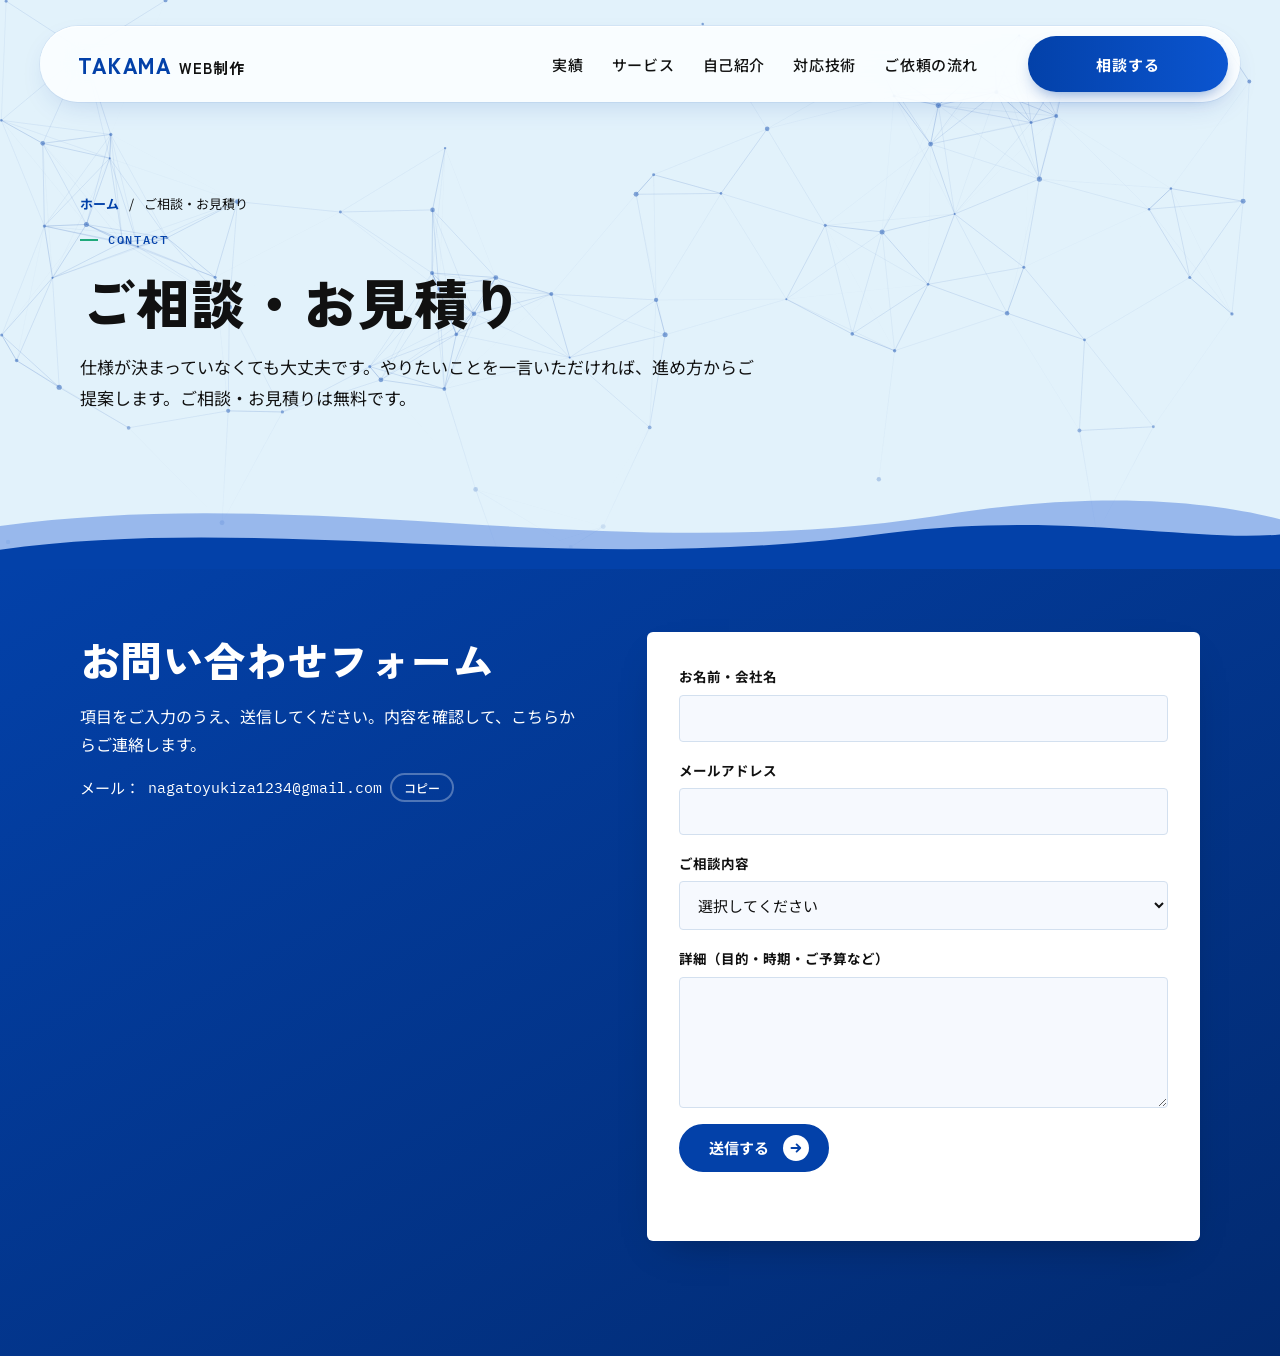
<file: contact.html>
<!doctype html>
<html lang="ja">
<head>
<meta charset="utf-8">
<meta name="viewport" content="width=device-width, initial-scale=1, viewport-fit=cover">
<title>ご相談・お見積り | TAKAMA WEB制作</title>
<meta name="description" content="Web制作・システム開発・3D・AI自動化のご相談とお見積りはこちらから。">
<meta name="description" content="LP・Webサイト制作から、Salesforce・kintoneなどの業務システム、Unityの3D空間、AI自動化まで。要件整理から公開後の運用まで一貫して対応するWeb・システム開発者のポートフォリオです。">
<link rel="preconnect" href="https://fonts.googleapis.com">
<link rel="preconnect" href="https://fonts.gstatic.com" crossorigin>
<link rel="stylesheet" href="https://fonts.googleapis.com/css2?family=IBM+Plex+Mono:wght@400;500&family=Noto+Sans+JP:wght@400;500;700&family=Zen+Kaku+Gothic+New:wght@500;700;900&display=swap">
<link rel="stylesheet" href="css/style.css?v=42">
<script type="importmap">
{ "imports": {
  "three": "https://cdn.jsdelivr.net/npm/three@0.170.0/build/three.module.js",
  "three/addons/": "https://cdn.jsdelivr.net/npm/three@0.170.0/examples/jsm/"
} }
</script>
</head>
<body class="page-sub page-contact">
<a class="skip" href="#main">本文へ移動</a>

<header class="site-header">
  <div class="wrap header-inner">
    <a class="logo" href="./" aria-label="TAKAMA WEB制作 トップへ">
      <span class="logo-text"><b>TAKAMA</b><span>WEB制作</span></span>
    </a>
    <button class="nav-toggle" id="nav-toggle" aria-expanded="false" aria-controls="site-nav">メニュー</button>
    <nav class="site-nav" id="site-nav" aria-label="メインメニュー">
      <a href="works.html">実績</a>
      <a href="services.html">サービス</a>
      <a href="./#about">自己紹介</a>
      <a href="./#stack">対応技術</a>
      <a href="./#flow">ご依頼の流れ</a>
      <a class="nav-cta" href="contact.html" aria-current="page">相談する</a>
    </nav>
  </div>
</header>

<main id="main">
  <section class="page-head">
    <canvas class="hero-net" id="hero-net" aria-hidden="true"></canvas>
    <div class="wrap page-head-inner">
      <nav class="crumbs" aria-label="現在地"><a href="./">ホーム</a><span aria-hidden="true">/</span><span aria-current="page">ご相談・お見積り</span></nav>
      <p class="eyebrow">Contact</p>
      <h1>ご相談・お見積り</h1>
      <p class="page-lead">仕様が決まっていなくても大丈夫です。やりたいことを一言いただければ、進め方からご提案します。ご相談・お見積りは無料です。</p>
    </div>
  </section>

  <section class="section contact" id="contact" aria-labelledby="contact-title">
    <div class="wrap contact-grid">
      <div class="section-head">
        <h2 id="contact-title">お問い合わせフォーム</h2>
        <p class="section-lead">項目をご入力のうえ、送信してください。内容を確認して、こちらからご連絡します。</p>
        <p class="contact-mail">メール：<span class="mono" data-profile="email">nagatoyukiza1234@gmail.com</span> <button class="copy" type="button" id="copy-mail">コピー</button></p>
        <p class="contact-profile" id="contact-profile" hidden></p>
      </div>
      <form class="contact-form" id="contact-form" novalidate>
        <input type="hidden" name="_subject" value="【ポートフォリオ】ご相談・お見積り">
        <input type="hidden" name="_template" value="table">
        <input type="hidden" name="_captcha" value="false">
        <input type="text" name="_honey" class="hp" tabindex="-1" autocomplete="off" aria-hidden="true">
        <div class="field"><label for="f-name">お名前・会社名</label><input id="f-name" name="name" autocomplete="name" required></div>
        <div class="field"><label for="f-email">メールアドレス</label><input id="f-email" name="email" type="email" autocomplete="email" required></div>
        <div class="field"><label for="f-service">ご相談内容</label><select id="f-service" name="service"></select></div>
        <div class="field"><label for="f-message">詳細（目的・時期・ご予算など）</label><textarea id="f-message" name="message" rows="5" required></textarea></div>
        <button class="btn btn-primary" type="submit">送信する</button>
        <p class="form-status" id="form-status" role="status"></p>
      </form>
    </div>
  </section>
</main>

<a class="to-top" id="to-top" href="#main" aria-label="ページの先頭へ戻る"></a>

<script type="module" src="js/main.js?v=37"></script>
</body>
</html>
</file>
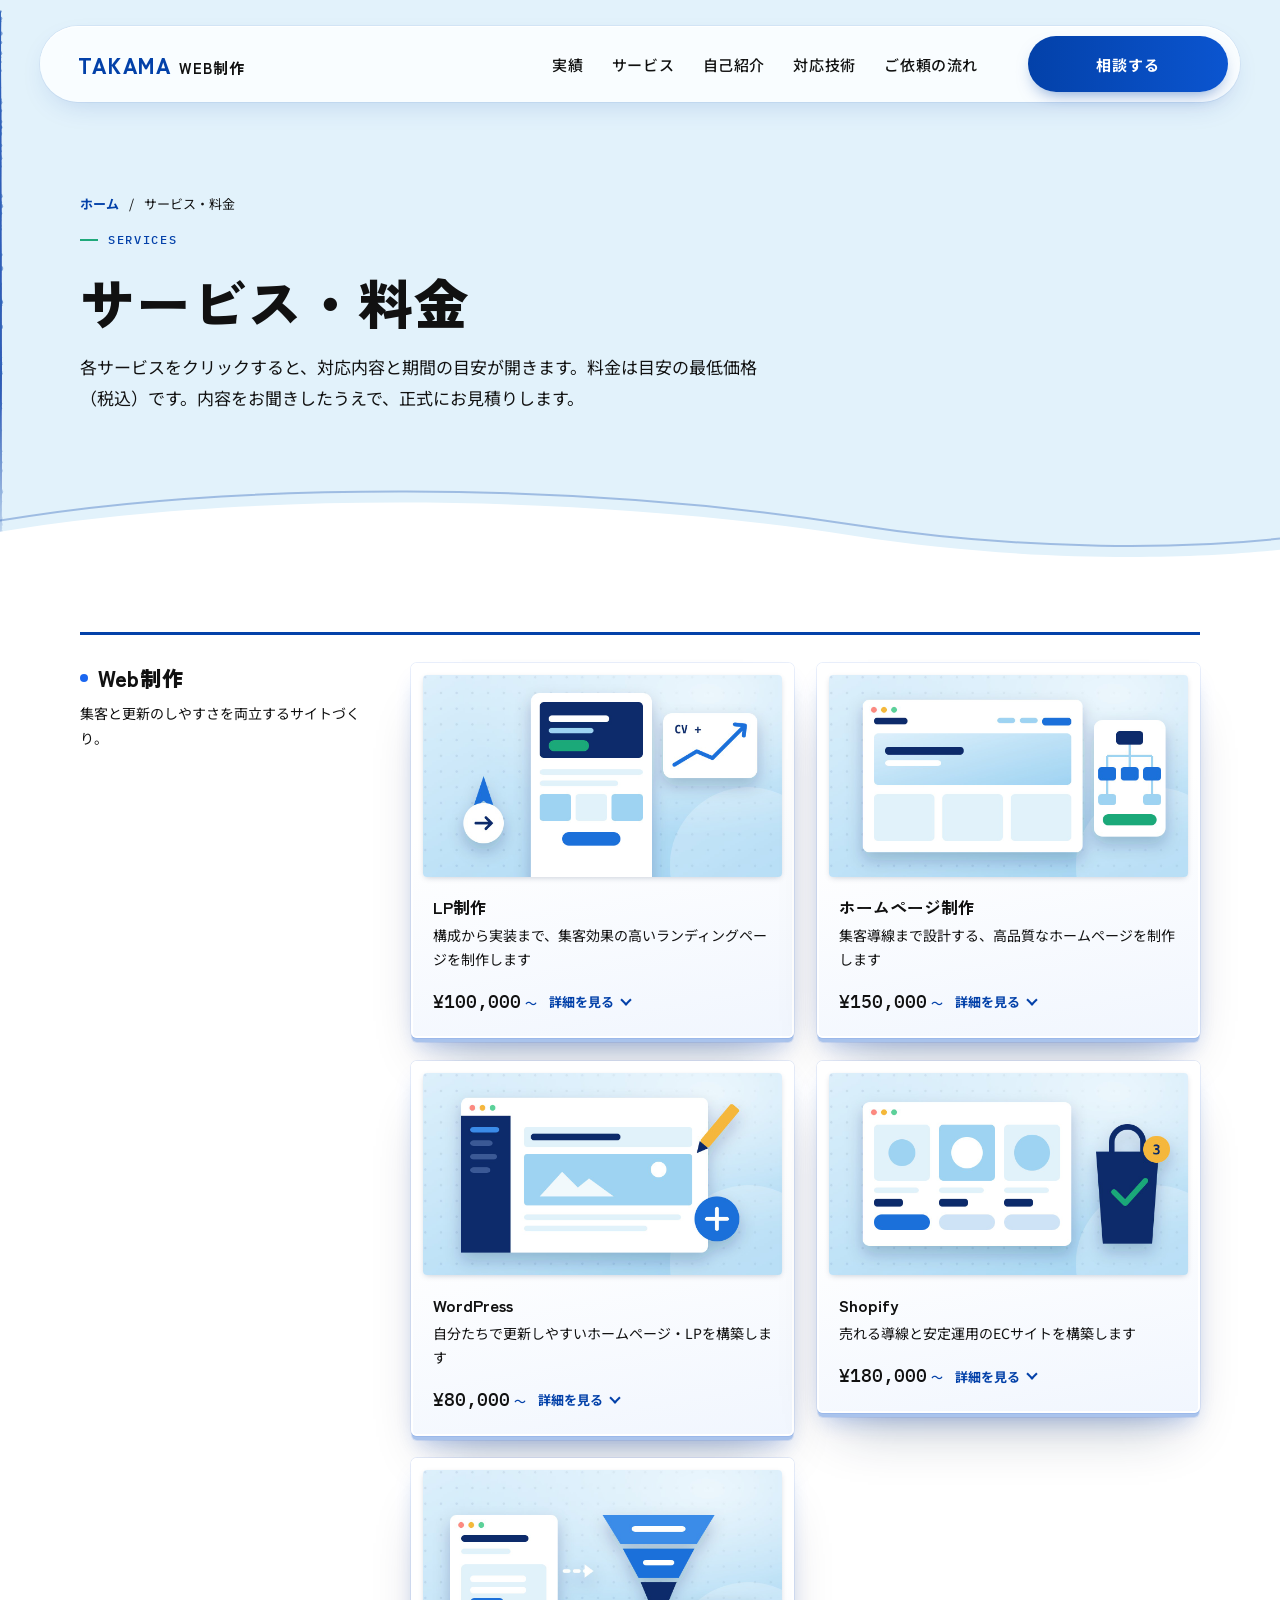
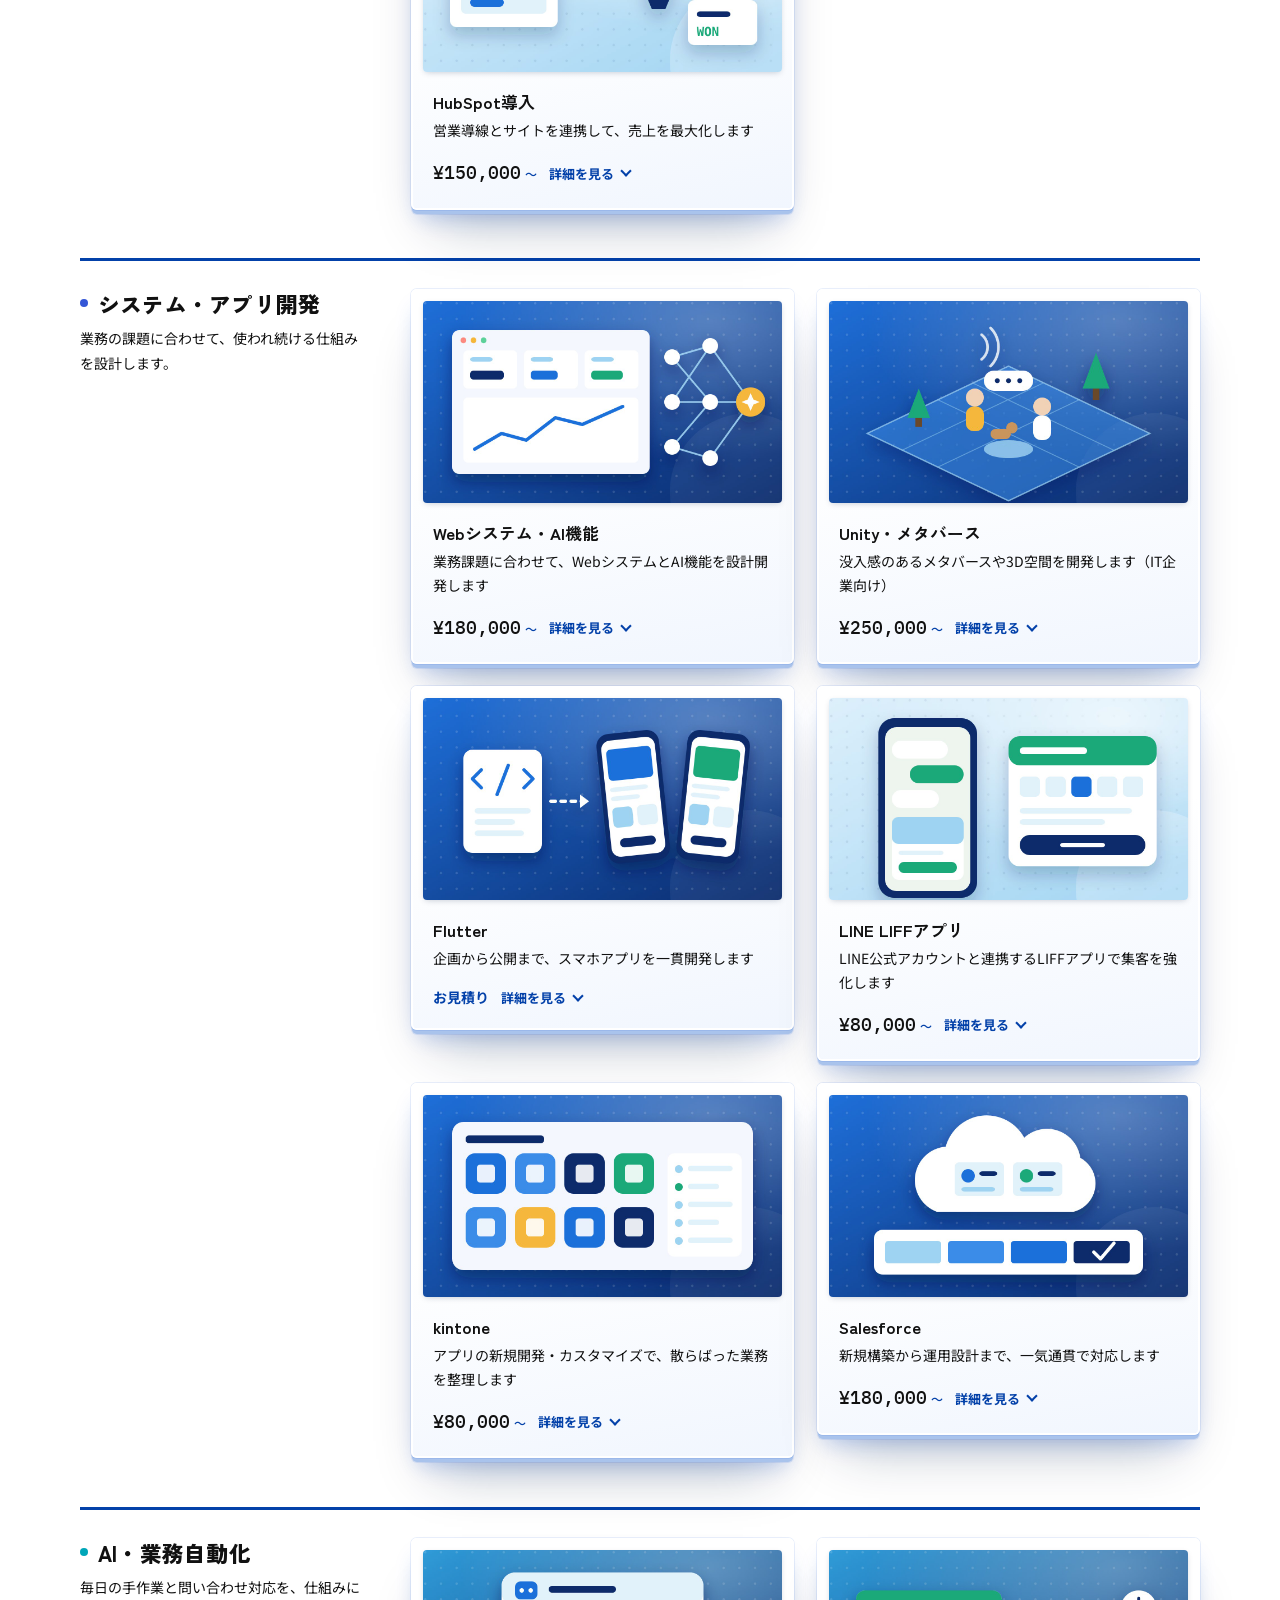
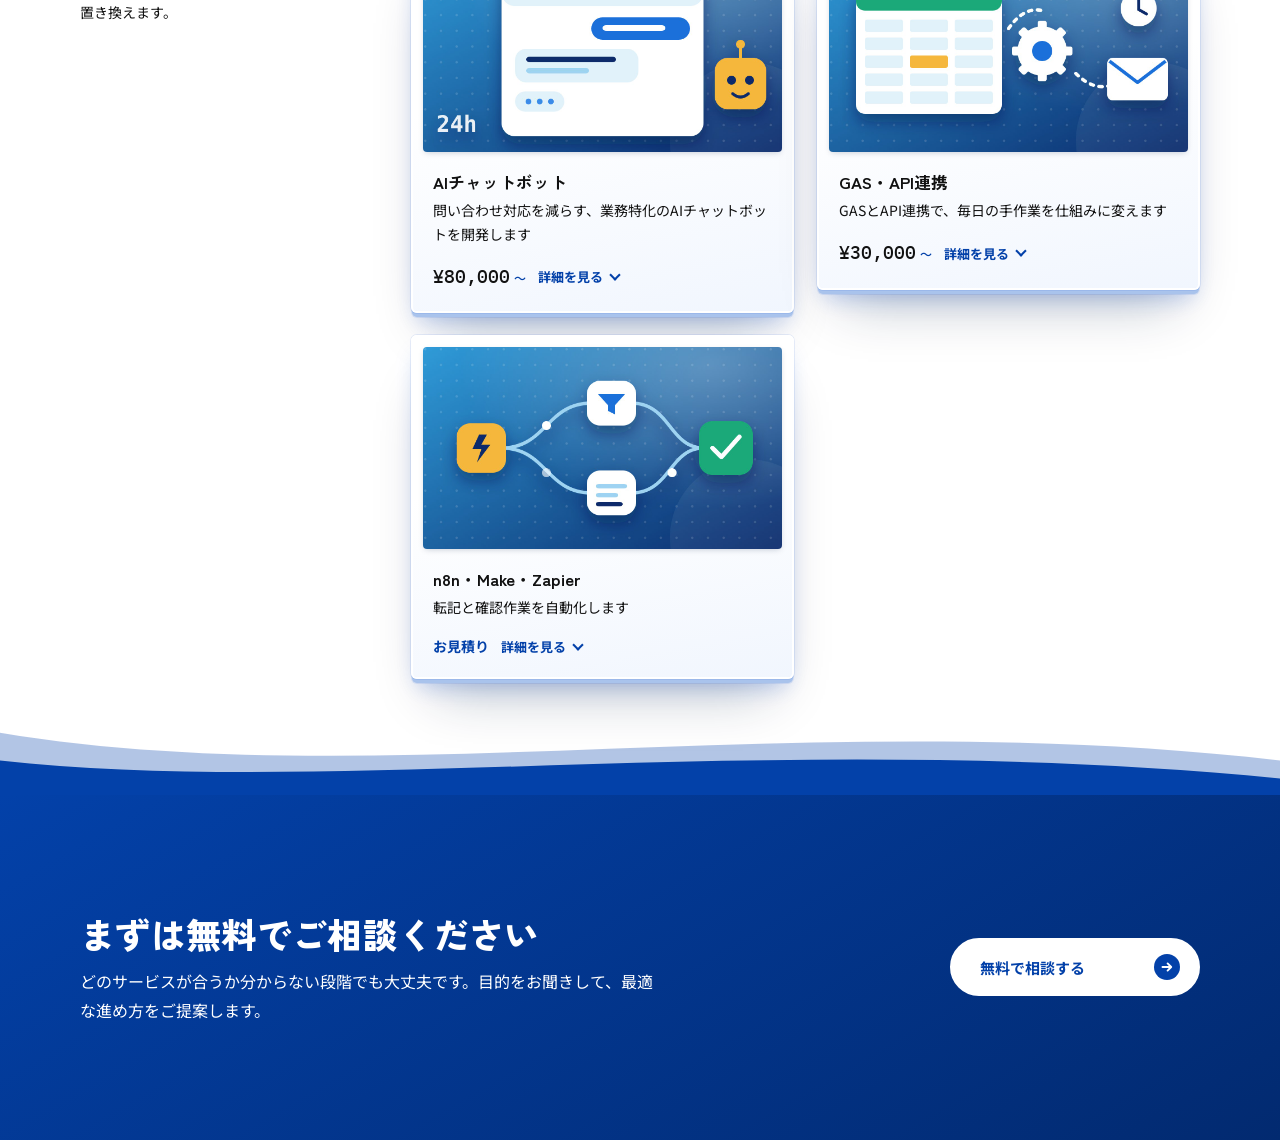
<file: services.html>
<!doctype html>
<html lang="ja">
<head>
<meta charset="utf-8">
<meta name="viewport" content="width=device-width, initial-scale=1, viewport-fit=cover">
<title>サービス・料金 | TAKAMA WEB制作</title>
<meta name="description" content="LP・ホームページ制作、Shopify、Salesforce、kintone、Unity、AIチャットボットなど、14のサービスと料金の目安です。">
<meta name="description" content="LP・Webサイト制作から、Salesforce・kintoneなどの業務システム、Unityの3D空間、AI自動化まで。要件整理から公開後の運用まで一貫して対応するWeb・システム開発者のポートフォリオです。">
<link rel="preconnect" href="https://fonts.googleapis.com">
<link rel="preconnect" href="https://fonts.gstatic.com" crossorigin>
<link rel="stylesheet" href="https://fonts.googleapis.com/css2?family=IBM+Plex+Mono:wght@400;500&family=Noto+Sans+JP:wght@400;500;700&family=Zen+Kaku+Gothic+New:wght@500;700;900&display=swap">
<link rel="stylesheet" href="css/style.css?v=42">
<script type="importmap">
{ "imports": {
  "three": "https://cdn.jsdelivr.net/npm/three@0.170.0/build/three.module.js",
  "three/addons/": "https://cdn.jsdelivr.net/npm/three@0.170.0/examples/jsm/"
} }
</script>
</head>
<body class="page-sub page-services">
<a class="skip" href="#main">本文へ移動</a>

<header class="site-header">
  <div class="wrap header-inner">
    <a class="logo" href="./" aria-label="TAKAMA WEB制作 トップへ">
      <span class="logo-text"><b>TAKAMA</b><span>WEB制作</span></span>
    </a>
    <button class="nav-toggle" id="nav-toggle" aria-expanded="false" aria-controls="site-nav">メニュー</button>
    <nav class="site-nav" id="site-nav" aria-label="メインメニュー">
      <a href="works.html">実績</a>
      <a href="services.html" aria-current="page">サービス</a>
      <a href="./#about">自己紹介</a>
      <a href="./#stack">対応技術</a>
      <a href="./#flow">ご依頼の流れ</a>
      <a class="nav-cta" href="contact.html">相談する</a>
    </nav>
  </div>
</header>

<main id="main">
  <section class="page-head">
    <canvas class="hero-net" id="hero-net" aria-hidden="true"></canvas>
    <div class="wrap page-head-inner">
      <nav class="crumbs" aria-label="現在地"><a href="./">ホーム</a><span aria-hidden="true">/</span><span aria-current="page">サービス・料金</span></nav>
      <p class="eyebrow">Services</p>
      <h1>サービス・料金</h1>
      <p class="page-lead">各サービスをクリックすると、対応内容と期間の目安が開きます。料金は目安の最低価格（税込）です。内容をお聞きしたうえで、正式にお見積りします。</p>
    </div>
  </section>

  <section class="section services" id="services" aria-labelledby="services-title">
    <div class="wrap">
      <h2 class="visually-hidden" id="services-title">サービス一覧</h2>
      <div class="service-groups" id="service-groups"></div>
    </div>
  </section>

  <section class="section cta-band" aria-labelledby="cta-title">
    <div class="wrap cta-inner">
      <div class="cta-copy">
        <h2 id="cta-title">まずは無料でご相談ください</h2>
        <p>どのサービスが合うか分からない段階でも大丈夫です。目的をお聞きして、最適な進め方をご提案します。</p>
      </div>
      <div class="cta-actions">
        <a class="btn btn-ghost" href="contact.html">無料で相談する</a>
      </div>
    </div>
  </section>
</main>

<a class="to-top" id="to-top" href="#main" aria-label="ページの先頭へ戻る"></a>

<script type="module" src="js/main.js?v=37"></script>
</body>
</html>
</file>
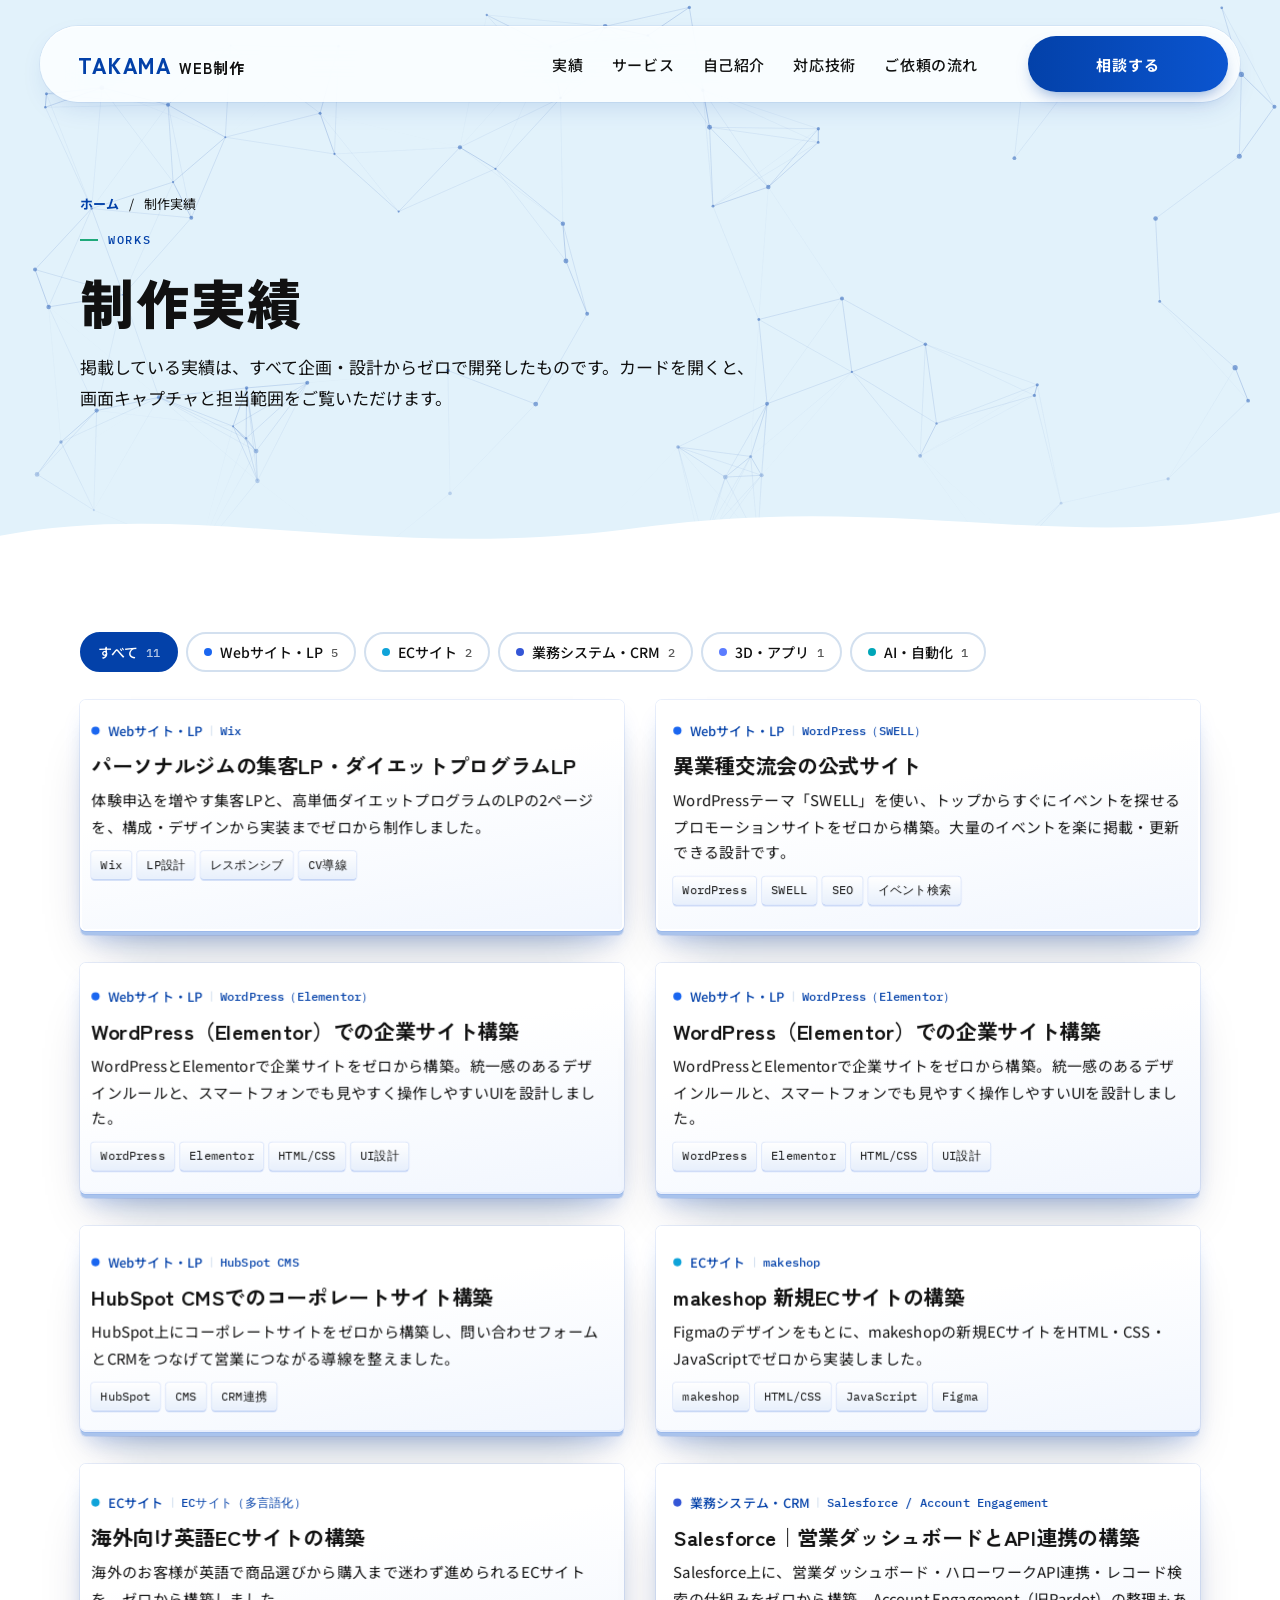
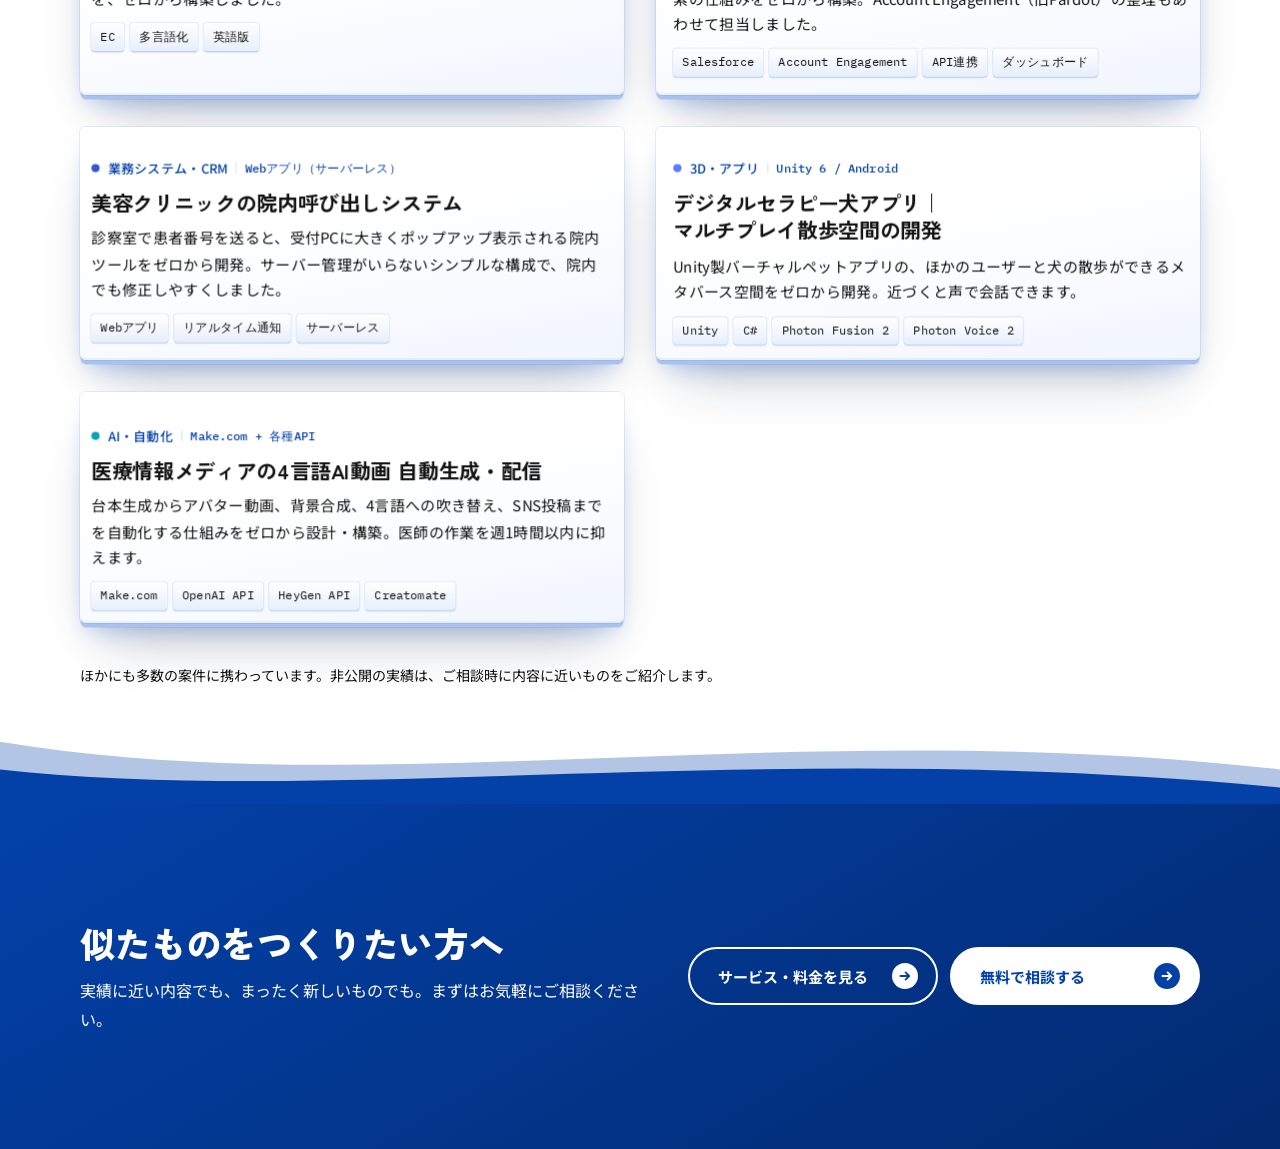
<file: works.html>
<!doctype html>
<html lang="ja">
<head>
<meta charset="utf-8">
<meta name="viewport" content="width=device-width, initial-scale=1, viewport-fit=cover">
<title>制作実績 | TAKAMA WEB制作</title>
<meta name="description" content="叶内健大がゼロから開発した、LP・ECサイト・業務システム・3Dアプリ・AI自動化の制作実績です。">
<meta name="description" content="LP・Webサイト制作から、Salesforce・kintoneなどの業務システム、Unityの3D空間、AI自動化まで。要件整理から公開後の運用まで一貫して対応するWeb・システム開発者のポートフォリオです。">
<link rel="preconnect" href="https://fonts.googleapis.com">
<link rel="preconnect" href="https://fonts.gstatic.com" crossorigin>
<link rel="stylesheet" href="https://fonts.googleapis.com/css2?family=IBM+Plex+Mono:wght@400;500&family=Noto+Sans+JP:wght@400;500;700&family=Zen+Kaku+Gothic+New:wght@500;700;900&display=swap">
<link rel="stylesheet" href="css/style.css?v=42">
<script type="importmap">
{ "imports": {
  "three": "https://cdn.jsdelivr.net/npm/three@0.170.0/build/three.module.js",
  "three/addons/": "https://cdn.jsdelivr.net/npm/three@0.170.0/examples/jsm/"
} }
</script>
</head>
<body class="page-sub page-works">
<a class="skip" href="#main">本文へ移動</a>

<header class="site-header">
  <div class="wrap header-inner">
    <a class="logo" href="./" aria-label="TAKAMA WEB制作 トップへ">
      <span class="logo-text"><b>TAKAMA</b><span>WEB制作</span></span>
    </a>
    <button class="nav-toggle" id="nav-toggle" aria-expanded="false" aria-controls="site-nav">メニュー</button>
    <nav class="site-nav" id="site-nav" aria-label="メインメニュー">
      <a href="works.html" aria-current="page">実績</a>
      <a href="services.html">サービス</a>
      <a href="./#about">自己紹介</a>
      <a href="./#stack">対応技術</a>
      <a href="./#flow">ご依頼の流れ</a>
      <a class="nav-cta" href="contact.html">相談する</a>
    </nav>
  </div>
</header>

<main id="main">
  <section class="page-head">
    <canvas class="hero-net" id="hero-net" aria-hidden="true"></canvas>
    <div class="wrap page-head-inner">
      <nav class="crumbs" aria-label="現在地"><a href="./">ホーム</a><span aria-hidden="true">/</span><span aria-current="page">制作実績</span></nav>
      <p class="eyebrow">Works</p>
      <h1>制作実績</h1>
      <p class="page-lead">掲載している実績は、すべて企画・設計からゼロで開発したものです。カードを開くと、画面キャプチャと担当範囲をご覧いただけます。</p>
    </div>
  </section>

  <section class="section works" id="works" aria-labelledby="works-title">
    <div class="wrap">
      <h2 class="visually-hidden" id="works-title">実績一覧</h2>
      <div class="filters" role="group" aria-label="カテゴリで絞り込み" id="filters"></div>
      <div class="works-grid" id="works-grid"></div>
      <p class="works-more">ほかにも多数の案件に携わっています。非公開の実績は、ご相談時に内容に近いものをご紹介します。</p>
    </div>
  </section>

  <section class="section cta-band" aria-labelledby="cta-title">
    <div class="wrap cta-inner">
      <div class="cta-copy">
        <h2 id="cta-title">似たものをつくりたい方へ</h2>
        <p>実績に近い内容でも、まったく新しいものでも。まずはお気軽にご相談ください。</p>
      </div>
      <div class="cta-actions">
        <a class="btn btn-onblue" href="services.html">サービス・料金を見る</a>
        <a class="btn btn-ghost" href="contact.html">無料で相談する</a>
      </div>
    </div>
  </section>
</main>

<a class="to-top" id="to-top" href="#main" aria-label="ページの先頭へ戻る"></a>

<dialog class="work-dialog" id="work-dialog" aria-labelledby="wd-title">
  <div class="wd-inner">
    <button class="wd-close" type="button" id="wd-close" aria-label="閉じる">×</button>
    <div class="wd-gallery">
      <div class="wd-stage" id="wd-stage"></div>
      <div class="wd-controls">
        <button type="button" class="wd-nav" id="wd-prev" aria-label="前の画像">←</button>
        <span class="wd-count mono" id="wd-count">1 / 4</span>
        <button type="button" class="wd-nav" id="wd-next" aria-label="次の画像">→</button>
      </div>
      <div class="wd-thumbs" id="wd-thumbs"></div>
    </div>
    <div class="wd-body" id="wd-body"></div>
  </div>
</dialog>

<script type="module" src="js/main.js?v=37"></script>
</body>
</html>
</file>
<file: css/style.css>
:root {
  --bg: #F3F7FC;
  --surface: #FFFFFF;
  --surface-2: #E6EEF8;
  --ink: #111111;
  --ink-2: #111111;
  --muted: #0341A9;
  --line: #D3E0EF;
  --primary: #0341A9;
  --primary-ink: #FFFFFF;
  --accent: #0341A9;
  --focus: #1A66F0;
  --baby: #9FD3F2;
  --green: #1FA97A;
  --c-web: #1A66F0;
  --c-ec: #0FA3D9;
  --c-system: #3456D6;
  --c-3d: #5B7CFF;
  --c-ai: #00A6B8;

  --f-display: "Zen Kaku Gothic New", "Hiragino Kaku Gothic ProN", "Yu Gothic", sans-serif;
  --f-body: "Noto Sans JP", "Hiragino Kaku Gothic ProN", "Yu Gothic", Meiryo, sans-serif;
  --f-mono: "IBM Plex Mono", ui-monospace, SFMono-Regular, Menlo, monospace;

  --gutter: clamp(16px, 4vw, 40px);
  --radius: 6px;
  --divider-h: clamp(44px, 6.5vw, 96px);
  --ease-fill: cubic-bezier(.6,0,.2,1);
  --box-bg: linear-gradient(170deg, #FFFFFF 0%, #FFFFFF 40%, #F1F6FE 100%);
  --depth:
    inset 0 1px 0 rgb(255 255 255 / .95),
    inset 0 -2px 0 rgb(15 79 209 / .06),
    0 0 0 1px rgb(15 79 209 / .09),
    0 5px 0 -1px #A9C3EC,
    0 5px 0 0 rgb(15 79 209 / .10),
    0 14px 22px -8px rgb(15 79 209 / .28),
    0 34px 54px -24px rgb(10 33 64 / .32);
  --depth-hover:
    inset 0 1px 0 rgb(255 255 255 / .95),
    inset 0 -2px 0 rgb(15 79 209 / .06),
    0 0 0 1px rgb(15 79 209 / .14),
    0 8px 0 -1px #9DBAE8,
    0 8px 0 0 rgb(15 79 209 / .12),
    0 24px 34px -10px rgb(15 79 209 / .34),
    0 50px 70px -28px rgb(10 33 64 / .38);
  --sec-white: #FFFFFF;
  --sec-blue: #E2F2FB;
  /* ボタンの矢印（白丸に青矢印／青丸に白矢印） */
  --arrow-w: url("data:image/svg+xml,%3Csvg xmlns='http://www.w3.org/2000/svg' viewBox='0 0 26 26'%3E%3Ccircle cx='13' cy='13' r='13' fill='%23FFFFFF'/%3E%3Cpath d='M8.5 13h8.5m-3.4-3.6L17.2 13l-3.6 3.6' stroke='%230341A9' stroke-width='1.9' fill='none' stroke-linecap='round' stroke-linejoin='round'/%3E%3C/svg%3E");
  --arrow-n: url("data:image/svg+xml,%3Csvg xmlns='http://www.w3.org/2000/svg' viewBox='0 0 26 26'%3E%3Ccircle cx='13' cy='13' r='13' fill='%230341A9'/%3E%3Cpath d='M8.5 13h8.5m-3.4-3.6L17.2 13l-3.6 3.6' stroke='%23FFFFFF' stroke-width='1.9' fill='none' stroke-linecap='round' stroke-linejoin='round'/%3E%3C/svg%3E");
  color-scheme: light;
}

*, *::before, *::after { box-sizing: border-box; }
html { scroll-behavior: smooth; scroll-padding-top: 124px; }
body {
  margin: 0; background: var(--bg); color: var(--ink);
  font-family: var(--f-body); font-size: 16px; line-height: 1.8;
  -webkit-font-smoothing: antialiased; text-rendering: optimizeLegibility;
  line-break: strict; overflow-wrap: anywhere;
}
img { max-width: 100%; display: block; }
a { color: inherit; }
h1, h2, h3 { font-family: var(--f-display); line-height: 1.35; margin: 0; text-wrap: balance; letter-spacing: .01em; }
p { margin: 0; }
.mono { font-family: var(--f-mono); }
:focus-visible { outline: 2px solid var(--focus); outline-offset: 3px; border-radius: 4px; }
[hidden] { display: none !important; }
.visually-hidden { position: absolute !important; width: 1px; height: 1px; padding: 0; margin: -1px; overflow: hidden; clip: rect(0 0 0 0); white-space: nowrap; border: 0; }

.wrap { width: 100%; max-width: 1200px; margin-inline: auto; padding-inline: var(--gutter); }
.skip { position: absolute; left: -999px; top: 8px; background: var(--primary); color: var(--primary-ink); padding: 8px 14px; border-radius: 8px; z-index: 100; }
.skip:focus { left: 16px; }

.eyebrow {
  font-family: var(--f-mono); font-size: 12px; font-weight: 500; letter-spacing: .14em; text-transform: uppercase;
  color: var(--accent); display: flex; align-items: center; gap: 10px;
}
.eyebrow::before { content: ""; width: 18px; height: 2px; background: var(--green); }

/* ボタン共通：ホバーで白が左から右へ満ち、文字と2pxの枠がメインカラーに。矢印が進む。
   塗り（::before）は枠の内側だけに広がるので、枠線はいつも見える。 */
.btn {
  position: relative; isolation: isolate; overflow: hidden;
  display: inline-flex; align-items: center; justify-content: center; gap: 14px;
  min-height: 48px; padding: 0 18px 0 28px; border-radius: 999px; border: 2px solid var(--primary);
  font: 700 15px var(--f-body); text-decoration: none; cursor: pointer;
  transition: color .45s var(--ease-fill), border-color .45s var(--ease-fill);
}
.btn::before {
  content: ""; position: absolute; inset: 0; z-index: -1; border-radius: inherit; background: #FFFFFF;
  transform: scaleX(0); transform-origin: left center; transition: transform .45s var(--ease-fill);
}
.btn::after {
  content: ""; width: 26px; height: 26px; flex: none; background: var(--arrow-w) center / contain no-repeat;
  transition: transform .45s var(--ease-fill);
}
.btn:hover::before, .btn:focus-visible::before { transform: scaleX(1); }
.btn:hover::after, .btn:focus-visible::after { transform: translateX(5px); }

/* 青いボタン → ホバーで白背景・青文字・青枠 */
.btn-primary { background: var(--primary); color: #FFFFFF; }
.btn-primary:hover, .btn-primary:focus-visible { color: var(--primary); }
.btn-primary:hover::after, .btn-primary:focus-visible::after { background-image: var(--arrow-n); }

/* 白いボタン（ヒーローの「無料で相談する」）→ ほかのボタンと逆に、ホバーでメインカラーが満ちて白文字 */
.btn-ghost { background: #FFFFFF; color: var(--primary); transition: color .45s var(--ease-fill), background-color 0s; }
.btn-ghost::before { background: var(--primary); }
.btn-ghost::after { background-image: var(--arrow-n); }
/* 塗り終わったら背景も青にして、枠の内側に白い細線が残らないようにする */
.btn-ghost:hover, .btn-ghost:focus-visible { color: #FFFFFF; background-color: var(--primary); transition: color .45s var(--ease-fill), background-color 0s .42s; }
.btn-ghost:hover::after, .btn-ghost:focus-visible::after { background-image: var(--arrow-w); }

/* 青い背景の上のボタン：白枠・白文字 → ホバーで白が満ちて青文字 */
.btn-onblue { background: transparent; color: #FFFFFF; border-color: #FFFFFF; }
.btn-onblue:hover, .btn-onblue:focus-visible { color: var(--primary); }
.btn-onblue:hover::after, .btn-onblue:focus-visible::after { background-image: var(--arrow-n); }

/* 小さなボタン類：ホバーで白背景・青文字・2pxの青枠 */
.chip, .copy, .wd-nav, .wd-close, .nav-toggle {
  border: 2px solid var(--line); cursor: pointer;
  transition: background-color .35s, color .35s, border-color .35s;
}
.chip:hover, .copy:hover, .wd-nav:hover, .wd-close:hover, .nav-toggle:hover {
  background: #FFFFFF; color: var(--primary); border-color: var(--primary);
}

/* Header：浮いた角丸のメニューバー */
/* 読み込み時は隠し、300pxほどスクロールすると上から26pxの位置に固定表示（js/main.js が .is-shown を付ける） */
.site-header {
  position: fixed; top: env(safe-area-inset-top, 0px); left: 0; right: 0; z-index: 40;
  padding: 26px var(--gutter) 0; pointer-events: none;
  transform: translateY(calc(-100% - 24px)); opacity: 0;
  transition: transform .5s cubic-bezier(.2,.8,.2,1), opacity .35s ease;
}
/* 下層ページ（body.page-sub）では最初から表示 */
.site-header.is-shown, .site-header:focus-within, .page-sub .site-header { transform: none; opacity: 1; }
.header-inner {
  pointer-events: auto; position: relative; display: flex; align-items: center; justify-content: space-between; gap: 16px;
  max-width: 1320px; min-height: 76px; margin-inline: auto;
  padding: 0 12px 0 clamp(20px, 3vw, 40px); border-radius: 999px;
  background: rgb(255 255 255 / .82); backdrop-filter: saturate(1.6) blur(18px); -webkit-backdrop-filter: saturate(1.6) blur(18px);
  box-shadow: 0 1px 0 rgb(255 255 255 / .9) inset, 0 10px 30px -12px rgb(3 65 169 / .22), 0 0 0 1px rgb(3 65 169 / .06);
}
.logo { display: flex; align-items: center; text-decoration: none; }
.logo-text { display: flex; align-items: baseline; gap: .45em; line-height: 1; white-space: nowrap; }
.logo-text b { font-family: var(--f-display); font-size: 22px; font-weight: 900; letter-spacing: .08em; color: var(--primary); }
.logo-text span { font-family: var(--f-display); font-size: 15px; font-weight: 700; letter-spacing: .06em; color: var(--ink); }

.site-nav { display: flex; align-items: center; gap: clamp(8px, 1.6vw, 26px); }
.site-nav a:not(.nav-cta) {
  position: relative; text-decoration: none; font-size: 15px; font-weight: 500; letter-spacing: .04em;
  padding: 8px 4px; color: var(--ink); transition: color .35s;
}
.site-nav a:not(.nav-cta)::after {
  content: ""; position: absolute; left: 4px; right: 4px; bottom: 2px; height: 2px; background: var(--accent);
  transform: scaleX(0); transform-origin: left; transition: transform .35s var(--ease-fill);
}
.site-nav a:not(.nav-cta):hover { color: var(--primary); }
.site-nav a:not(.nav-cta):hover::after { transform: scaleX(1); }

/* 大きな「相談する」：グラデーション → ホバーで白背景・青文字・2pxの青枠 */
.site-nav .nav-cta {
  position: relative; isolation: isolate; overflow: hidden;
  display: inline-flex; align-items: center; justify-content: center;
  min-width: 200px; min-height: 56px; padding: 0 32px; margin-left: clamp(8px, 2vw, 28px);
  border: 2px solid transparent; border-radius: 999px;
  background: linear-gradient(90deg, #0341A9, #0B55D0) border-box; color: #FFFFFF;
  font-size: 15px; font-weight: 700; letter-spacing: .06em; text-decoration: none;
  box-shadow: 0 8px 18px -8px rgb(3 65 169 / .6);
  transition: color .45s var(--ease-fill), border-color .45s var(--ease-fill), box-shadow .35s;
}
.site-nav .nav-cta::before {
  content: ""; position: absolute; inset: 0; z-index: -1; border-radius: inherit; background: #FFFFFF;
  transform: scaleX(0); transform-origin: left center; transition: transform .45s var(--ease-fill);
}
.site-nav .nav-cta:hover, .site-nav .nav-cta:focus-visible {
  color: var(--primary); border-color: var(--primary); box-shadow: 0 8px 18px -8px rgb(3 65 169 / .4);
}
.site-nav .nav-cta:hover::before, .site-nav .nav-cta:focus-visible::before { transform: scaleX(1); }

.nav-toggle { display: none; }
@media (max-width: 820px) {
  .header-inner { min-height: 64px; padding: 0 8px 0 18px; }
  .nav-toggle {
    display: inline-flex; align-items: center; min-height: 44px; padding: 0 18px; border-radius: 999px;
    border-color: var(--primary); background: var(--primary); color: #FFFFFF; font: 500 14px var(--f-body);
  }
  .nav-toggle[aria-expanded="true"] { background: #FFFFFF; color: var(--primary); }
  .site-nav {
    display: none; position: absolute; left: 0; right: 0; top: calc(100% + 8px);
    flex-direction: column; align-items: stretch; gap: 0;
    border-radius: 22px; padding: 12px 18px 18px;
    background: rgb(255 255 255 / .96); box-shadow: 0 20px 40px -16px rgb(3 65 169 / .35);
  }
  .site-nav.open { display: flex; }
  .site-nav a:not(.nav-cta) { padding: 12px 8px; font-size: 16px; }
  .site-nav .nav-cta { min-width: 0; margin: 10px 0 0; }
}

/* Hero (3D full-bleed) */
.hero {
  position: relative; isolation: isolate; overflow: hidden;
  min-height: clamp(600px, 92vh, 900px); display: flex; align-items: center;
  padding-top: clamp(64px, 9vw, 120px);
  padding-bottom: calc(clamp(48px, 8vw, 96px) + var(--divider-h));
  background: #FFFFFF;
}
.hero-net { position: absolute; inset: 0; z-index: 0; width: 100%; height: 100%; display: block; pointer-events: none;
  -webkit-mask-image: linear-gradient(#000 70%, transparent 100%); mask-image: linear-gradient(#000 70%, transparent 100%); }
.hero-stage { position: absolute; inset: 0; z-index: 1; }
.hero-stage canvas { position: absolute; inset: 0; width: 100%; height: 100%; display: block; }
.hero-stage.no-webgl::after {
  content: "3D表示に対応していない環境です"; position: absolute; right: 24px; bottom: 24px; color: var(--muted); font-size: 13px;
}
.hero-grid { position: relative; z-index: 2; pointer-events: none; }
.hero-copy { position: relative; display: flex; flex-direction: column; gap: 24px; max-width: 540px; pointer-events: auto; }
.hero-copy::before {
  content: ""; position: absolute; z-index: -1; inset: -12% -30% -12% -40%;
  background: radial-gradient(closest-side, rgb(255 255 255 / .94), rgb(255 255 255 / 0));
}
.hero h1 { font-size: clamp(2.1rem, 4.2vw, 3.6rem); font-weight: 900; line-height: 1.28; letter-spacing: .02em; perspective: 800px; }
.hero h1 span { display: inline-block; transform-origin: 50% 100%; }
@keyframes h1-in { from { opacity: .15; transform: translateY(36px) rotateX(-70deg); } to { opacity: 1; transform: none; } }
.hero h1 span:last-child { color: var(--accent); }
.hero-lead { color: var(--ink-2); max-width: 34em; font-size: clamp(15px, 1.4vw, 17px); }

/* ヒーローの2つのボタン：同じ大きさ・形、影なし */
.hero-actions { display: flex; flex-wrap: wrap; gap: 12px; }
.hero-actions .btn { width: 236px; max-width: 100%; height: 58px; min-height: 0; padding: 0 16px 0 28px; justify-content: space-between; }

.stage-note {
  position: absolute; z-index: 2; right: var(--gutter); bottom: calc(var(--divider-h) + 14px);
  font-family: var(--f-mono); font-size: 11px; letter-spacing: .1em; color: var(--muted); text-transform: uppercase;
}
.scroll-cue {
  position: absolute; z-index: 2; left: 50%; bottom: calc(var(--divider-h) + 10px); width: 26px; height: 42px; margin-left: -13px;
  border: 1.5px solid var(--ink-2); border-radius: 14px; opacity: .6;
}
.scroll-cue span { position: absolute; left: 50%; top: 8px; width: 4px; height: 8px; margin-left: -2px; border-radius: 2px; background: var(--accent); animation: cue 1.8s ease-in-out infinite; }
@keyframes cue { 0%, 100% { transform: translateY(0); opacity: 1; } 60% { transform: translateY(12px); opacity: .2; } }
@media (max-width: 900px) {
  .hero { align-items: flex-start; min-height: 0; padding-bottom: calc(min(96vw, 440px) + 40px); }
  .hero-copy::before { inset: -8% -20%; }
  .stage-note, .scroll-cue { display: none; }
}
@media (max-width: 520px) {
  .hero-actions { display: grid; grid-template-columns: 1fr 1fr; }
  .hero-actions .btn { width: 100%; padding: 0 10px 0 16px; font-size: 14px; }
}

/* Scroll reveal in 3D (対応ブラウザのみ。非対応でも常に表示) */
@supports (animation-timeline: view()) {
  .section-head, .work-card, .service, .flow-list li, .stack-group, .about-quote, .why-item, .voice-card, .explore-card {
    animation: rise-3d linear both; animation-timeline: view(); animation-range: entry 0% cover 28%;
  }
  .works-grid, .service-list, .flow-list, .why-list, .voice-list, .explore-grid, .stack-groups { perspective: 1200px; }
  @keyframes rise-3d {
    from { opacity: .3; translate: 0 56px; rotate: x 16deg; scale: .96; }
    to { opacity: 1; translate: 0 0; rotate: x 0deg; scale: 1; }
  }
}

/* Pointer tilt + glare */
[data-tilt] {
  transform: perspective(1000px) rotateX(var(--rx, 0deg)) rotateY(var(--ry, 0deg)) translateZ(var(--lift, 0px));
  transition: transform .6s cubic-bezier(.2,.7,.2,1), box-shadow .35s; transform-style: preserve-3d;
}
[data-tilt].tilting { transition: transform .08s linear, box-shadow .35s; }
[data-tilt].tilting, [data-tilt]:hover { --lift: 18px; }
.glare { position: relative; }
.glare::after {
  content: ""; position: absolute; inset: 0; z-index: 3; pointer-events: none; opacity: 0; transition: opacity .3s;
  border-radius: inherit;
  background: radial-gradient(420px circle at var(--gx, 50%) var(--gy, 50%), rgb(255 255 255 / .45), transparent 45%);
}
.tilting .glare::after, .glare.tilting::after { opacity: 1; }

/* 立体カード：カード全体を囲む枠。ホバーで左から右へ濃紺に変わり、そのまま光が流れ続ける＋立体的な縁
   グラデーションは「流れる帯」を2回＋白の構成。位置100%＝白、33.333%と0%＝同じ模様なので途切れずにループする */
.work-card, .service, .flow-list li, .why-item, .voice-card, .explore-card, .stack-group {
  position: relative; background: var(--box-bg); border-radius: var(--radius); box-shadow: var(--depth);
}
.work-card:hover, .work-card.tilting, .work-card:focus-visible,
.service:hover, .service.tilting, .flow-list li:hover, .flow-list li.tilting,
.why-item:hover, .why-item.tilting, .voice-card:hover, .voice-card.tilting, .stack-group:hover, .stack-group.tilting,
.explore-card:hover, .explore-card:focus-visible { box-shadow: var(--depth-hover); }
.work-card::before, .service::before, .flow-list li::before, .why-item::before, .voice-card::before, .explore-card::before, .stack-group::before {
  content: ""; position: absolute; inset: 0; z-index: 4; pointer-events: none; border-radius: inherit; padding: 2px;
  background: linear-gradient(90deg,
    #0A2F7A 0%, #0A2F7A 7.5%, #3D82FF 10.5%, #BFD6FF 12.5%, #3D82FF 14.5%, #0A2F7A 17.5%, #0A2F7A 25%,
    #0A2F7A 32.5%, #3D82FF 35.5%, #BFD6FF 37.5%, #3D82FF 39.5%, #0A2F7A 42.5%, #0A2F7A 50%,
    #3D82FF 52%, #BFD6FF 54%, #FFFFFF 56%, #FFFFFF 100%);
  background-size: 400% 100%; background-position: 100% 0;
  -webkit-mask: linear-gradient(#000 0 0) content-box, linear-gradient(#000 0 0);
  -webkit-mask-composite: xor; mask-composite: exclude;
  transition: background-position .75s cubic-bezier(.45,.05,.2,1), padding .3s ease, filter .45s ease;
}
.work-card:hover::before, .work-card:focus-visible::before, .service:hover::before, .flow-list li:hover::before,
.why-item:hover::before, .voice-card:hover::before, .stack-group:hover::before, .explore-card:hover::before, .explore-card:focus-visible::before {
  background-position: 33.333% 0; padding: 3px;
  animation: ring-in .75s cubic-bezier(.45,.05,.2,1) both, ring-cycle 2.4s linear .75s infinite;
  filter: drop-shadow(0 1px 0 rgb(255 255 255 / .7)) drop-shadow(0 3px 0 #061F52) drop-shadow(0 10px 14px rgb(26 102 240 / .45));
}
@keyframes ring-in { from { background-position: 100% 0; } to { background-position: 33.333% 0; } }
@keyframes ring-cycle { from { background-position: 33.333% 0; } to { background-position: 0% 0; } }

/* Sections */
.section { position: relative; padding-block: clamp(64px, 9vw, 120px); }
.section-head { display: flex; flex-direction: column; gap: 14px; margin-bottom: clamp(28px, 4vw, 48px); max-width: 40em; }
.section-head h2 { font-size: clamp(1.8rem, 3.2vw, 2.6rem); font-weight: 900; }
.section-lead { color: var(--ink-2); }
.works, .services, .why, .voice, .explore { background: var(--sec-white); }
.stack, .flow { background: var(--sec-blue); }

/* Works */
.filters { display: flex; flex-wrap: wrap; gap: 8px; margin-bottom: 28px; }
.chip {
  display: inline-flex; align-items: center; gap: 8px; min-height: 40px; padding: 0 16px; border-radius: 999px;
  background: #FFFFFF; color: var(--ink-2); font: 500 14px var(--f-body);
}
.chip[aria-pressed="true"] { background: var(--primary); border-color: var(--primary); color: var(--primary-ink); }
.chip .n { font-family: var(--f-mono); font-size: 12px; opacity: .7; }
.dot { width: 8px; height: 8px; border-radius: 50%; background: var(--cat, var(--muted)); flex: none; }

.works-grid { display: grid; grid-template-columns: repeat(2, minmax(0, 1fr)); gap: clamp(20px, 3vw, 32px); }
@media (max-width: 760px) { .works-grid { grid-template-columns: 1fr; } }
.work-card {
  display: flex; flex-direction: column; text-align: left; padding: 12px 12px 22px; border: 0; color: inherit;
  cursor: pointer; font: inherit;
}
.work-card .media {
  border-radius: 4px; box-shadow: 0 2px 6px -2px rgb(10 33 64 / .25); transform: translateZ(28px); transition: box-shadow .35s;
}
.work-card:hover .media, .work-card.tilting .media { box-shadow: 0 10px 18px -8px rgb(10 33 64 / .4); }
.work-card .media-badge {
  position: absolute; right: 12px; bottom: 12px; z-index: 2; font-family: var(--f-mono); font-size: 11.5px;
  background: #FFFFFF; color: var(--primary); padding: 4px 10px; border-radius: 999px; letter-spacing: .04em;
}
.work-meta { display: flex; flex-direction: column; gap: 8px; padding: 16px 8px 0; transform: translateZ(12px); }
.work-cat { display: flex; align-items: center; gap: 8px; font-size: 12.5px; color: var(--muted); font-weight: 500; }
.work-cat .platform { font-family: var(--f-mono); font-size: 11.5px; }
.work-cat .sep { width: 1px; height: 10px; background: var(--line); }
.work-card h3 { font-size: clamp(1.1rem, 1.6vw, 1.3rem); font-weight: 700; }
.work-card p { color: var(--ink-2); font-size: 14.5px; line-height: 1.75; }
.tags { display: flex; flex-wrap: wrap; gap: 6px; list-style: none; padding: 0; margin: 4px 0 0; }
.tags li { font-family: var(--f-mono); font-size: 11.5px; padding: 3px 9px; border-radius: 3px; background: linear-gradient(180deg, #FFFFFF, #E8F0FC); color: var(--ink-2); box-shadow: 0 0 0 1px rgb(15 79 209 / .12), 0 2px 0 rgb(15 79 209 / .14); }
.works-more { margin-top: 40px; color: var(--ink); font-size: 14px; }

/* Media */
.media { position: relative; aspect-ratio: 16 / 10; overflow: hidden; background: var(--surface-2); max-width: 100%; }
.media img { position: absolute; inset: 0; width: 100%; height: 100%; object-fit: cover; z-index: 1; }

/* Services：カテゴリの区切り線はメインカラーで太め */
.service-groups { display: flex; flex-direction: column; gap: clamp(28px, 4vw, 48px); }
.service-group { display: grid; grid-template-columns: minmax(0, 280px) minmax(0, 1fr); gap: clamp(20px, 4vw, 56px); padding-top: 28px; border-top: 3px solid var(--primary); }
.service-group-head { display: flex; flex-direction: column; gap: 8px; }
.service-group-head h3 { font-size: 1.35rem; font-weight: 900; display: flex; align-items: center; gap: 10px; }
.service-group-head p { color: var(--ink); font-size: 14px; }
.service-list { list-style: none; margin: 0; padding: 0; display: grid; grid-template-columns: repeat(2, minmax(0, 1fr)); gap: 22px; align-items: start; }
/* サービス項目：カード全体がボタン。クリックで下に詳細が開く（js/main.js が .is-open を付ける） */
.service-toggle {
  display: flex; flex-direction: column; gap: 14px; width: 100%; padding: 12px 12px 20px;
  border: 0; background: none; color: inherit; font: inherit; text-align: left; cursor: pointer; border-radius: inherit;
}
.service-summary { display: flex; flex-direction: column; gap: 4px; padding-inline: 10px; }
.service-name { font-family: var(--f-display); font-size: 1.05rem; font-weight: 700; line-height: 1.5; }
.service-desc { color: var(--ink-2); font-size: 14px; line-height: 1.7; }
.service-foot { display: flex; align-items: center; justify-content: space-between; gap: 12px; padding-inline: 10px; }
.service-more { display: inline-flex; align-items: center; gap: 8px; font-size: 13px; font-weight: 700; color: var(--primary); white-space: nowrap; }
.service-more::after {
  content: ""; width: 8px; height: 8px; margin-top: -4px; border-right: 2px solid currentColor; border-bottom: 2px solid currentColor;
  transform: rotate(45deg); transition: transform .35s var(--ease-fill), margin .35s var(--ease-fill);
}
.service.is-open .service-more::after { transform: rotate(-135deg); margin-top: 4px; }
.service-detail { display: grid; grid-template-rows: 0fr; visibility: hidden; transition: grid-template-rows .45s var(--ease-fill), visibility 0s .45s; }
.service.is-open .service-detail { grid-template-rows: 1fr; visibility: visible; transition: grid-template-rows .45s var(--ease-fill), visibility 0s; }
.service-detail-inner { min-height: 0; overflow: hidden; padding-inline: 22px; display: flex; flex-direction: column; gap: 12px; font-size: 14px; }
.service-detail h4 { margin: 0; padding-top: 16px; border-top: 1px solid var(--line); font-family: var(--f-display); font-size: 14px; font-weight: 700; color: var(--primary); }
.service-detail ul { list-style: none; margin: 0; padding: 0; display: flex; flex-direction: column; gap: 6px; }
.service-detail ul li { position: relative; padding-left: 22px; line-height: 1.65; }
.service-detail ul li::before {
  content: ""; position: absolute; left: 2px; top: .45em; width: 10px; height: 5px;
  border-left: 2px solid var(--primary); border-bottom: 2px solid var(--primary); transform: rotate(-45deg);
}
.service-detail dl { display: grid; gap: 6px; margin: 0; padding: 12px 14px; border-radius: 4px; background: var(--sec-blue); }
.service-detail dl div { display: flex; justify-content: space-between; gap: 12px; }
.service-detail dt { font-size: 13px; }
.service-detail dd { margin: 0; font-weight: 700; color: var(--primary); }
.service-note { line-height: 1.7; }
.service-ask {
  align-self: flex-start; margin-bottom: 22px; display: inline-flex; align-items: center; min-height: 40px; padding: 0 18px;
  border: 2px solid var(--primary); border-radius: 999px; background: var(--primary); color: #FFFFFF;
  font-size: 13px; font-weight: 700; text-decoration: none; transition: background-color .35s, color .35s;
}
.service-ask:hover, .service-ask:focus-visible { background: #FFFFFF; color: var(--primary); }
.service-art {
  margin: 0 0 4px; aspect-ratio: 16 / 9; border-radius: 4px; overflow: hidden; max-width: 100%;
  box-shadow: 0 2px 6px -2px rgb(10 33 64 / .25); transform: translateZ(20px);
}
.service-art svg, .service-art img { display: block; width: 100%; height: 100%; object-fit: cover; transition: transform .6s cubic-bezier(.2,.7,.2,1); }
.service:hover .service-art svg, .service:hover .service-art img { transform: scale(1.06); }
.price { font-family: var(--f-mono); font-variant-numeric: tabular-nums; font-size: 18px; font-weight: 500; color: var(--ink); display: flex; align-items: baseline; gap: 4px; }
.price small { font-family: var(--f-body); font-size: 12px; color: var(--muted); }
.price.ask { font-family: var(--f-body); font-size: 14px; font-weight: 700; color: var(--accent); }
@media (max-width: 900px) { .service-group { grid-template-columns: 1fr; } }
@media (max-width: 600px) { .service-list { grid-template-columns: 1fr; } }

/* 対応技術（トップ）：分野ごとのカードに、公式ロゴ付きの項目を並べる */
.stack-groups { display: grid; grid-template-columns: repeat(3, minmax(0, 1fr)); gap: 22px; }
.stack-group { display: flex; flex-direction: column; gap: 16px; padding: 24px 22px 26px; }
.stack-head { display: flex; flex-direction: column; gap: 2px; padding-bottom: 14px; border-bottom: 2px solid var(--primary); }
.stack-head h3 { font-family: var(--f-mono); font-size: 14px; font-weight: 500; letter-spacing: .12em; text-transform: uppercase; color: var(--primary); }
.stack-head p { font-size: 13.5px; font-weight: 700; }
.stack-items { list-style: none; margin: 0; padding: 0; display: grid; grid-template-columns: repeat(2, minmax(0, 1fr)); gap: 8px; }
.stack-item {
  display: flex; align-items: center; gap: 10px; min-height: 48px; padding: 8px 10px; border-radius: 4px;
  background: #F4F8FE; box-shadow: 0 0 0 1px rgb(15 79 209 / .08); font-size: 13.5px; font-weight: 700; line-height: 1.35;
  transform: translateZ(14px);
}
.stack-item img { width: 28px; height: 28px; flex: none; object-fit: contain; }
@media (max-width: 1000px) { .stack-groups { grid-template-columns: repeat(2, minmax(0, 1fr)); } }
@media (max-width: 640px) { .stack-groups { grid-template-columns: 1fr; } }

/* Flow */
.flow-list { list-style: none; margin: 0; padding: 0; display: grid; grid-template-columns: repeat(5, minmax(0, 1fr)); gap: 18px; }
.flow-list li { display: flex; flex-direction: column; gap: 10px; padding: 22px 20px 24px; }
.flow-icon { width: 88px; height: 88px; margin: 0 0 4px; object-fit: contain; transform: translateZ(24px); }
.flow-no {
  align-self: flex-start; display: inline-grid; place-items: center; height: 28px; padding: 0 10px; border-radius: 4px;
  font-family: var(--f-mono); font-size: 12px; letter-spacing: .08em; color: #FFFFFF;
  background: linear-gradient(160deg, #3A8BE8, #0341A9);
  box-shadow: inset 0 1px 0 rgb(255 255 255 / .35), 0 3px 0 #022A70, 0 8px 14px -4px rgb(15 79 209 / .5);
}
.flow-list h3 { font-size: 1.05rem; font-weight: 700; }
.flow-list p { color: var(--ink-2); font-size: 14px; line-height: 1.75; }
@media (max-width: 980px) { .flow-list { grid-template-columns: repeat(2, minmax(0, 1fr)); } }
@media (max-width: 560px) {
  .flow-list { grid-template-columns: 1fr; }
  /* スマートフォンではアイコンを左に置いて、カードを低く */
  .flow-list li { display: grid; grid-template-columns: 64px minmax(0, 1fr); column-gap: 16px; row-gap: 6px; align-items: start; }
  .flow-icon { width: 64px; height: 64px; grid-row: span 3; margin: 0; }
}

/* Contact：フォームは平面のまま（3D効果なし） */
.contact { background: linear-gradient(150deg, #0341A9, #022A70); color: var(--primary-ink); }
.contact .eyebrow { color: #FFFFFF; }
.contact .eyebrow::before { background: #FFFFFF; }
.contact .section-lead, .contact .contact-mail, .contact .contact-profile { color: #FFFFFF; }
.contact-grid { display: grid; grid-template-columns: minmax(0, 1fr) minmax(0, 1.1fr); gap: clamp(24px, 5vw, 72px); align-items: start; }
.contact-mail { display: flex; flex-wrap: wrap; align-items: center; gap: 8px; font-size: 15px; }
.copy {
  font: 500 12px var(--f-body); border-color: color-mix(in srgb, var(--primary-ink) 30%, transparent);
  background: transparent; color: var(--primary-ink); border-radius: 999px; padding: 4px 12px;
}
.contact-profile a { color: var(--primary-ink); }
.contact-form {
  display: flex; flex-direction: column; gap: 16px; padding: clamp(20px, 3vw, 32px); border-radius: var(--radius);
  background: #FFFFFF; color: var(--ink); box-shadow: 0 16px 40px -20px rgb(0 0 0 / .35);
}
.contact-form .btn { align-self: flex-start; }
.field { display: flex; flex-direction: column; gap: 6px; }
.field label { font-size: 13.5px; font-weight: 700; }
.field input, .field select, .field textarea {
  width: 100%; font: 400 15px var(--f-body); color: var(--ink); background: #F6F9FE;
  border: 1px solid var(--line); border-radius: 4px; padding: 12px 14px;
}
.field textarea { resize: vertical; min-height: 120px; }
.field input:focus, .field select:focus, .field textarea:focus { outline: 2px solid var(--focus); outline-offset: 0; border-color: transparent; }
.field [aria-invalid="true"] { border-color: var(--accent); }
.form-status { font-size: 14px; color: var(--ink-2); min-height: 1.5em; }
.form-status a { color: var(--primary); font-weight: 700; }
.contact-form .hp { position: absolute; left: -9999px; width: 1px; height: 1px; opacity: 0; }
.contact-form .btn:disabled { opacity: .6; cursor: progress; }
@media (max-width: 900px) { .contact-grid { grid-template-columns: 1fr; } }

/* プルダウン：ホバーでメインカラー＋白文字 */
.field select { cursor: pointer; transition: background-color .3s, color .3s, border-color .3s; }
.field select:hover, .field select:focus-visible { background-color: var(--primary); color: #FFFFFF; border-color: var(--primary); }
.field select option { background: #FFFFFF; color: var(--ink); }
@supports (appearance: base-select) {
  .field select, .field select::picker(select) { appearance: base-select; }
  .field select { display: flex; align-items: center; justify-content: space-between; }
  .field select::picker-icon { color: inherit; transition: rotate .3s; }
  .field select:open::picker-icon { rotate: 180deg; }
  .field select::picker(select) {
    border: 1px solid var(--line); border-radius: 6px; padding: 6px; background: #FFFFFF;
    box-shadow: 0 18px 40px -16px rgb(3 65 169 / .35); max-height: 340px;
  }
  .field select option { padding: 10px 12px; border-radius: 4px; transition: background-color .2s, color .2s; }
  .field select option:hover, .field select option:focus-visible { background: var(--primary); color: #FFFFFF; }
  .field select option:checked { font-weight: 700; }
  .field select option::checkmark { color: inherit; }
  .field select optgroup { font-weight: 700; color: var(--muted); padding: 6px 4px 2px; }
  .field select optgroup option { font-weight: 400; }
}


/* Dialog */
.work-dialog {
  width: min(1080px, calc(100% - 32px)); max-height: calc(100% - 32px); padding: 0; border: 0; border-radius: 8px;
  background: var(--surface); color: var(--ink); box-shadow: 0 30px 80px -20px rgb(0 0 0 / .5);
}
.work-dialog::backdrop { background: rgb(8 13 20 / .62); backdrop-filter: blur(4px); }
.wd-inner { position: relative; display: grid; grid-template-columns: minmax(0, 1.5fr) minmax(0, 1fr); }
.wd-close {
  position: absolute; right: 12px; top: 12px; z-index: 5; width: 40px; height: 40px; border-radius: 50%;
  border-color: var(--primary); background: var(--primary); color: #FFFFFF; font-size: 22px; line-height: 1;
}
.wd-gallery { padding: 16px; display: flex; flex-direction: column; gap: 12px; background: var(--surface-2); min-width: 0; }
.wd-stage .media { border-radius: 4px; touch-action: pan-y; }
.wd-controls { display: flex; align-items: center; justify-content: space-between; gap: 12px; }
.wd-nav { width: 44px; height: 44px; border-radius: 50%; background: var(--surface); color: var(--ink); font-size: 18px; }
.wd-count { font-size: 13px; color: var(--muted); font-variant-numeric: tabular-nums; }
.wd-thumbs { display: grid; grid-template-columns: repeat(auto-fill, minmax(84px, 1fr)); gap: 8px; }
.wd-thumb { padding: 0; border: 2px solid transparent; border-radius: 4px; overflow: hidden; cursor: pointer; background: none; }
.wd-thumb .media { aspect-ratio: 16 / 10; }
.wd-thumb[aria-current="true"] { border-color: var(--accent); }
.wd-caption { font-size: 13.5px; color: var(--ink-2); }
.wd-body { padding: 28px 28px 32px; display: flex; flex-direction: column; gap: 18px; overflow-y: auto; }
.wd-body h2 { font-size: 1.4rem; font-weight: 900; padding-right: 40px; }
.wd-body .client { color: var(--muted); font-size: 13.5px; }
.wd-body dl { display: grid; grid-template-columns: auto minmax(0, 1fr); gap: 8px 16px; margin: 0; font-size: 14px; }
.wd-body dt { color: var(--muted); font-size: 13px; }
.wd-body dd { margin: 0; font-weight: 500; }
.wd-body h3 { font-size: 14px; font-family: var(--f-body); font-weight: 700; }
.wd-body ul.points { margin: 0; padding-left: 1.2em; display: flex; flex-direction: column; gap: 6px; font-size: 14.5px; color: var(--ink-2); line-height: 1.7; }
@media (min-width: 861px) { .wd-body { max-height: calc(100vh - 32px); } }
@media (max-width: 860px) {
  .wd-inner { grid-template-columns: 1fr; }
  .wd-body { padding: 20px 20px 28px; }
}

/* セクションの境界：毎回ちがう曲線・斜線 */
.section::before {
  content: ""; position: absolute; left: 0; right: 0; bottom: 100%; height: clamp(44px, 6.5vw, 96px);
  background-repeat: no-repeat; background-size: 100% 100%; pointer-events: none; margin-bottom: -1px;
}
.works::before { background-image: url("data:image/svg+xml,%3Csvg xmlns='http://www.w3.org/2000/svg' viewBox='0 0 1440 120' preserveAspectRatio='none'%3E%3Cpath fill='%23FFFFFF' d='M0%2C72 C220%2C18 430%2C112 720%2C60 C1010%2C10 1190%2C98 1440%2C38 L1440%2C120 L0%2C120 Z'/%3E%3C/svg%3E"); }
.services::before { background-image: url("data:image/svg+xml,%3Csvg xmlns='http://www.w3.org/2000/svg' viewBox='0 0 1440 120' preserveAspectRatio='none'%3E%3Cpath fill='none' stroke='%230341A9' stroke-opacity='0.3' stroke-width='2' vector-effect='non-scaling-stroke' d='M0%2C50 C260%2C-6 640%2C-8 960%2C56 C1160%2C96 1340%2C90 1440%2C76'/%3E%3Cpath fill='%23FFFFFF' d='M0%2C66 C260%2C10 640%2C8 960%2C72 C1160%2C112 1340%2C106 1440%2C92 L1440%2C120 L0%2C120 Z'/%3E%3C/svg%3E"); }
.stack::before { background-image: url("data:image/svg+xml,%3Csvg xmlns='http://www.w3.org/2000/svg' viewBox='0 0 1440 120' preserveAspectRatio='none'%3E%3Cpath fill='%23E2F2FB' d='M0%2C34 C280%2C120 520%2C-4 860%2C70 C1110%2C124 1270%2C36 1440%2C92 L1440%2C120 L0%2C120 Z'/%3E%3C/svg%3E"); }
.flow::before { background-image: url("data:image/svg+xml,%3Csvg xmlns='http://www.w3.org/2000/svg' viewBox='0 0 1440 120' preserveAspectRatio='none'%3E%3Cpath fill='%23E2F2FB' d='M0%2C16 L540%2C98 Q730%2C128 920%2C86 L1440%2C4 L1440%2C120 L0%2C120 Z'/%3E%3C/svg%3E"); }
.contact::before { background-image: url("data:image/svg+xml,%3Csvg xmlns='http://www.w3.org/2000/svg' viewBox='0 0 1440 120' preserveAspectRatio='none'%3E%3Cpath fill='rgba%2815%2C79%2C209%2C0.35%29' d='M0%2C58 C360%2C-6 700%2C122 1080%2C38 C1260%2C4 1380%2C28 1440%2C48 L1440%2C120 L0%2C120 Z'/%3E%3Cpath fill='%230341A9' d='M0%2C92 C300%2C38 640%2C132 1000%2C68 C1200%2C36 1340%2C82 1440%2C70 L1440%2C120 L0%2C120 Z'/%3E%3C/svg%3E"); }

.why::before { background-image: url("data:image/svg+xml,%3Csvg xmlns='http://www.w3.org/2000/svg' viewBox='0 0 1440 120' preserveAspectRatio='none'%3E%3Cpath fill='%23FFFFFF' d='M0%2C88 C300%2C110 520%2C20 820%2C44 C1080%2C66 1260%2C120 1440%2C58 L1440%2C120 L0%2C120 Z'/%3E%3C/svg%3E"); }
.voice::before { background-image: url("data:image/svg+xml,%3Csvg xmlns='http://www.w3.org/2000/svg' viewBox='0 0 1440 120' preserveAspectRatio='none'%3E%3Cpath fill='%23FFFFFF' d='M0%2C40 C180%2C40 360%2C104 640%2C96 C940%2C88 1140%2C12 1440%2C24 L1440%2C120 L0%2C120 Z'/%3E%3C/svg%3E"); }
.explore::before { background-image: url("data:image/svg+xml,%3Csvg xmlns='http://www.w3.org/2000/svg' viewBox='0 0 1440 120' preserveAspectRatio='none'%3E%3Cpath fill='%23FFFFFF' d='M0%2C100 L360%2C36 Q520%2C8 700%2C40 C980%2C90 1220%2C96 1440%2C30 L1440%2C120 L0%2C120 Z'/%3E%3C/svg%3E"); }
.cta-band::before { background-image: url("data:image/svg+xml,%3Csvg xmlns='http://www.w3.org/2000/svg' viewBox='0 0 1440 120' preserveAspectRatio='none'%3E%3Cpath fill='rgba(3%2C65%2C169%2C0.3)' d='M0%2C30 C420%2C120 900%2C-10 1440%2C70 L1440%2C120 L0%2C120 Z'/%3E%3Cpath fill='%230341A9' d='M0%2C70 C380%2C124 860%2C24 1440%2C96 L1440%2C120 L0%2C120 Z'/%3E%3C/svg%3E"); }

/* 自己紹介・ごあいさつ：メインカラーの背景＋流れる光（js/about-light.js）、文字は白 */
.about { background: #0341A9; color: #FFFFFF; isolation: isolate; }
.about-light { position: absolute; inset: 0; z-index: -1; width: 100%; height: 100%; display: block; opacity: 0; transition: opacity 1.2s ease; }
.about-light.ready { opacity: 1; }
.about .eyebrow { color: #FFFFFF; }
.about .eyebrow::before { background: #FFFFFF; }
.about-grid { display: grid; grid-template-columns: minmax(0, 1fr) minmax(0, 1.15fr); gap: clamp(28px, 6vw, 96px); align-items: start; }
.about-head { display: flex; flex-direction: column; gap: 22px; }
.about-head .section-head { margin-bottom: 0; }
.about-lead { font-family: var(--f-display); font-size: clamp(1.3rem, 2.2vw, 1.6rem); font-weight: 700; line-height: 1.6; }
.about-quote {
  margin: 6px 0 0; padding: 24px 28px; border-radius: var(--radius);
  background: linear-gradient(160deg, rgb(255 255 255 / .16), rgb(255 255 255 / .05));
  backdrop-filter: blur(10px); -webkit-backdrop-filter: blur(10px);
  box-shadow: inset 0 1px 0 rgb(255 255 255 / .25), 0 24px 44px -26px rgb(0 10 40 / .7);
}
.about-quote p { font-family: var(--f-display); font-size: clamp(1.05rem, 1.7vw, 1.25rem); font-weight: 700; line-height: 1.85; }
.about-body { display: flex; flex-direction: column; gap: 22px; padding-top: clamp(0px, 4vw, 58px); }
.about-body p { font-size: 15.5px; line-height: 2; }
.about-body .about-sign {
  display: flex; flex-direction: column; align-items: flex-end; gap: 2px; margin-top: 6px; padding-top: 20px;
  border-top: 1px solid rgb(255 255 255 / .35); font-family: var(--f-display); font-size: 1.35rem; font-weight: 700; line-height: 1.4;
}
@media (max-width: 900px) { .about-grid { grid-template-columns: 1fr; } .about-body { padding-top: 0; } }
.about-actions { display: flex; flex-wrap: wrap; gap: 12px; margin-top: 8px; }
.about-actions .btn { width: 250px; max-width: 100%; justify-content: space-between; }
@media (max-width: 560px) { .about-actions .btn { width: 100%; } }
.about::before { background-image: url("data:image/svg+xml,%3Csvg xmlns='http://www.w3.org/2000/svg' viewBox='0 0 1440 120' preserveAspectRatio='none'%3E%3Cpath fill='rgba%283%2C65%2C169%2C0.3%29' d='M0%2C40 C240%2C96 470%2C104 760%2C62 C1030%2C22 1250%2C8 1440%2C30 L1440%2C120 L0%2C120 Z'/%3E%3Cpath fill='%230341A9' d='M0%2C84 C260%2C120 520%2C112 800%2C80 L1440%2C22 L1440%2C120 L0%2C120 Z'/%3E%3C/svg%3E"); }

/* 下層ページの見出し：水色の背景に、トップと同じ点と線のアニメーション */
.page-head {
  position: relative; isolation: isolate; overflow: hidden; background: var(--sec-blue);
  padding: calc(26px + 76px + clamp(48px, 7vw, 96px)) 0 calc(clamp(40px, 6vw, 72px) + var(--divider-h));
}
.page-head .hero-net { opacity: .8; }
/* 見出し直後のセクションは上の余白を控えめに */
.page-head + .section { padding-top: clamp(40px, 5vw, 64px); }
.page-head-inner { position: relative; z-index: 1; display: flex; flex-direction: column; gap: 14px; }
.page-head h1 { font-size: clamp(2rem, 4.6vw, 3.4rem); font-weight: 900; letter-spacing: .03em; }
.page-lead { max-width: 40em; font-size: clamp(15px, 1.4vw, 17px); }
.crumbs { display: flex; align-items: center; gap: 10px; font-size: 13px; }
.crumbs a { color: var(--primary); font-weight: 700; text-decoration: none; }
.crumbs a:hover { text-decoration: underline; }
.page-head-inner > * { animation: page-rise .9s cubic-bezier(.2, .8, .2, 1) both; }
.page-head-inner > :nth-child(2) { animation-delay: .08s; }
.page-head-inner > :nth-child(3) { animation-delay: .16s; }
.page-head-inner > :nth-child(4) { animation-delay: .26s; }
@media (max-width: 820px) { .page-head { padding-top: calc(26px + 64px + 44px); } }

/* 選ばれる理由 */
.why-list { list-style: none; margin: 0; padding: 0; display: grid; grid-template-columns: repeat(4, minmax(0, 1fr)); gap: 20px; }
.why-item { display: flex; flex-direction: column; gap: 12px; padding: 26px 22px 28px; }
.why-no {
  font-family: var(--f-mono); font-size: 2.4rem; font-weight: 500; line-height: 1; letter-spacing: .02em;
  background: linear-gradient(160deg, #3A8BE8, #0341A9); -webkit-background-clip: text; background-clip: text; color: transparent;
  transform: translateZ(24px);
}
.why-item h3 { font-size: 1.08rem; font-weight: 700; color: var(--primary); }
.why-item p { font-size: 14px; line-height: 1.8; }
@media (max-width: 1000px) { .why-list { grid-template-columns: repeat(2, minmax(0, 1fr)); } }
@media (max-width: 560px) { .why-list { grid-template-columns: 1fr; } }

/* お客様の声 */
.voice-note { font-size: 13px; }
.voice-list { display: grid; grid-template-columns: repeat(3, minmax(0, 1fr)); gap: 22px; }
.voice-card { display: flex; flex-direction: column; gap: 18px; margin: 0; padding: 30px 26px 26px; }
.voice-card blockquote { margin: 0; position: relative; padding-top: 30px; }
.voice-card blockquote::before {
  content: "“"; position: absolute; left: -2px; top: -14px; font-family: Georgia, serif; font-size: 64px; line-height: 1; color: var(--primary); opacity: .35;
}
.voice-card blockquote p { font-size: 14.5px; line-height: 1.9; }
.voice-card figcaption { margin-top: auto; padding-top: 16px; border-top: 1px solid var(--line); display: flex; flex-direction: column; gap: 2px; }
.voice-who { font-weight: 700; font-size: 14px; }
.voice-work { font-size: 12.5px; color: var(--primary); font-family: var(--f-mono); }
@media (max-width: 900px) { .voice-list { grid-template-columns: 1fr; } }

/* 実績・サービスへの案内（トップ） */
.explore-grid { display: grid; grid-template-columns: repeat(2, minmax(0, 1fr)); gap: clamp(20px, 3vw, 32px); }
.explore-card { display: flex; flex-direction: column; padding: 12px 12px 26px; text-decoration: none; color: inherit; }
.explore-media { display: block; aspect-ratio: 16 / 9; overflow: hidden; border-radius: 4px; box-shadow: 0 2px 6px -2px rgb(10 33 64 / .25); }
.explore-media img { width: 100%; height: 100%; object-fit: cover; transition: transform .6s cubic-bezier(.2,.7,.2,1); }
.explore-card:hover .explore-media img { transform: scale(1.05); }
.explore-body { flex: 1; display: flex; flex-direction: column; align-items: flex-start; gap: 10px; padding: 20px 12px 0; }
.explore-body strong { font-family: var(--f-display); font-size: clamp(1.3rem, 2vw, 1.6rem); font-weight: 900; }
.explore-text { font-size: 14.5px; line-height: 1.8; margin-bottom: 8px; }
.explore-body .btn { margin-top: auto; width: 220px; justify-content: space-between; }
/* カードにホバーしたら、中のボタンも同じように変化 */
.explore-card:hover .btn::before, .explore-card:focus-visible .btn::before { transform: scaleX(1); }
.explore-card:hover .btn::after, .explore-card:focus-visible .btn::after { transform: translateX(5px); background-image: var(--arrow-n); }
.explore-card:hover .btn-primary, .explore-card:focus-visible .btn-primary { color: var(--primary); }
@media (max-width: 760px) { .explore-grid { grid-template-columns: 1fr; } }

/* 下層ページ末尾の相談案内（メインカラーの帯） */
.cta-band { background: linear-gradient(150deg, #0341A9, #022A70); color: #FFFFFF; }
.cta-inner { display: flex; flex-wrap: wrap; align-items: center; justify-content: space-between; gap: 28px; }
.cta-copy { display: flex; flex-direction: column; gap: 10px; max-width: 36em; }
.cta-copy h2 { font-size: clamp(1.5rem, 2.8vw, 2.2rem); font-weight: 900; }
.cta-actions { display: flex; flex-wrap: wrap; gap: 12px; }
.cta-actions .btn { width: 250px; max-width: 100%; height: 58px; justify-content: space-between; }
.cta-band .btn-ghost { border-color: #FFFFFF; }
@media (max-width: 560px) { .cta-actions { width: 100%; } .cta-actions .btn { width: 100%; } }

/* 先頭へ戻るボタン：右下に固定。300pxほどスクロールすると表示（js/main.js が .is-shown を付ける） */
.to-top {
  position: fixed; right: clamp(16px, 3vw, 32px); bottom: calc(clamp(16px, 3vw, 32px) + env(safe-area-inset-bottom, 0px)); z-index: 45;
  width: 56px; height: 56px; border-radius: 50%; border: 2px solid #FFFFFF; background: var(--primary);
  display: grid; place-items: center; text-decoration: none;
  box-shadow: 0 10px 24px -8px rgb(0 20 70 / .45);
  opacity: 0; visibility: hidden; transform: translateY(16px);
  transition: opacity .35s, transform .35s cubic-bezier(.2,.8,.2,1), visibility 0s .35s, background-color .35s;
}
.to-top::before {
  content: ""; width: 14px; height: 14px; margin-top: 6px;
  border-top: 2.5px solid #FFFFFF; border-left: 2.5px solid #FFFFFF; transform: rotate(45deg); transition: border-color .35s;
}
.to-top.is-shown { opacity: 1; visibility: visible; transform: none; transition: opacity .35s, transform .35s cubic-bezier(.2,.8,.2,1), visibility 0s, background-color .35s; }
.to-top:hover, .to-top:focus-visible { background: #FFFFFF; border-color: var(--primary); }
.to-top:hover::before, .to-top:focus-visible::before { border-color: var(--primary); }

/* ローディング画面：実績の横長画像10枚が円を描いて回転（js/main.js が約5秒後に .is-done を付けて消す）
   スクリプトが動かない場合も、8秒後には自動で消える
   登場：リングが奥からズームイン、カードが1枚ずつ点灯、最後にメッセージ
   退場：リングが手前に抜けて、画面全体が上へ幕のように開く */
.loader {
  position: fixed; inset: 0; z-index: 100; display: grid; place-content: center; justify-items: center; gap: clamp(28px, 5vh, 48px);
  background: radial-gradient(70% 60% at 50% 40%, #1557C9, #0341A9 60%, #022A70);
  color: #FFFFFF; overflow: hidden;
  clip-path: inset(0 0 0 0);
  animation: loader-failsafe .6s ease 8s forwards;
  transition: clip-path .9s cubic-bezier(.76, 0, .24, 1) .15s, visibility 0s 1.05s;
}
.no-loader .loader { display: none; }
.loader.is-done { clip-path: inset(0 0 100% 0); visibility: hidden; pointer-events: none; }
.loader.is-done .loader-stage { opacity: 0; transform: scale(1.18); filter: blur(6px); transition: opacity .45s ease, transform .6s ease, filter .45s ease; }
.loader.is-done .loader-copy { opacity: 0; transform: translateY(-16px); transition: opacity .35s ease, transform .45s ease; }
@keyframes loader-failsafe { to { opacity: 0; visibility: hidden; } }
.loader-stage { --w: clamp(150px, 18vw, 250px); --r: calc(var(--w) * 1.75); width: min(100vw, calc(var(--r) * 2.3)); height: calc(var(--w) * 1.25); margin-bottom: calc(var(--w) * .3); perspective: 1400px; display: grid; place-items: center;
  animation: loader-stage-in 1.1s cubic-bezier(.2, .8, .2, 1) both; }
@keyframes loader-stage-in { from { opacity: 0; transform: scale(.55); filter: blur(10px); } }
.loader-ring {
  position: relative; width: var(--w); aspect-ratio: 880 / 600; transform-style: preserve-3d;
  animation: loader-spin 5s linear infinite;
}
@keyframes loader-spin {
  from { transform: rotateX(-10deg) rotateY(0deg); }
  to { transform: rotateX(-10deg) rotateY(-360deg); }
}
.loader-card {
  position: absolute; inset: 0; margin: 0; border-radius: 6px; overflow: hidden;
  transform: rotateY(calc(var(--i) * 36deg)) translateZ(var(--r));
  background: #E7EFFC;
  box-shadow: 0 0 0 1px rgb(255 255 255 / .5), 0 18px 30px -12px rgb(0 10 40 / .6);
  animation: loader-card-in .5s ease calc(.25s + var(--i) * 70ms) both;
}
@keyframes loader-card-in { from { opacity: 0; } }
.loader-card img { position: absolute; inset: 0; width: 100%; height: 100%; object-fit: cover; z-index: 1; }
.loader-copy { font-family: var(--f-display); font-weight: 900; font-size: clamp(1.05rem, 4.4vw, 2rem); letter-spacing: .06em; text-align: center; padding-inline: 20px; animation: loader-copy-in 1s 1s cubic-bezier(.2, .8, .2, 1) both; }
@keyframes loader-copy-in { from { opacity: 0; transform: translateY(18px); filter: blur(8px); letter-spacing: .3em; } }

/* 本ページの登場：ローディング中（html.is-loading）は隠し、幕が開くと同時に順番に現れる。
   スクリプトが動かない場合は隠さないので、常に表示される */
.is-loading .hero-net, .is-loading .hero-stage, .is-loading .hero-copy > *, .is-loading .stage-note, .is-loading .scroll-cue { opacity: 0; }
.is-revealed .hero-net { animation: page-fade 1.2s ease .35s both; }
.is-revealed .hero-stage { animation: page-stage-in 1.4s cubic-bezier(.2, .8, .2, 1) .45s both; }
.is-revealed .hero-copy > * { animation: page-rise .9s cubic-bezier(.2, .8, .2, 1) both; }
.is-revealed .hero-copy > :nth-child(1) { animation-delay: .5s; }
.is-revealed .hero-copy > :nth-child(3) { animation-delay: 1s; }
.is-revealed .hero-copy > :nth-child(4) { animation-delay: 1.15s; }
.is-revealed .hero h1 { animation: none; }
.is-revealed .hero h1 span { animation: h1-in .9s cubic-bezier(.2, .8, .2, 1) .6s both; }
.is-revealed .hero h1 span:nth-child(2) { animation-delay: .72s; }
.is-revealed .hero h1 span:nth-child(3) { animation-delay: .84s; }
.is-revealed .stage-note, .is-revealed .scroll-cue { animation: page-fade .8s ease 1.4s both; }
@keyframes page-fade { from { opacity: 0; } }
@keyframes page-rise { from { opacity: 0; transform: translateY(28px); } }
@keyframes page-stage-in { from { opacity: 0; transform: scale(.9) translateY(40px); } }

@media (prefers-reduced-motion: reduce) {
  html { scroll-behavior: auto; }
  *, *::before, *::after { transition: none !important; animation: none !important; }
}
</file>
